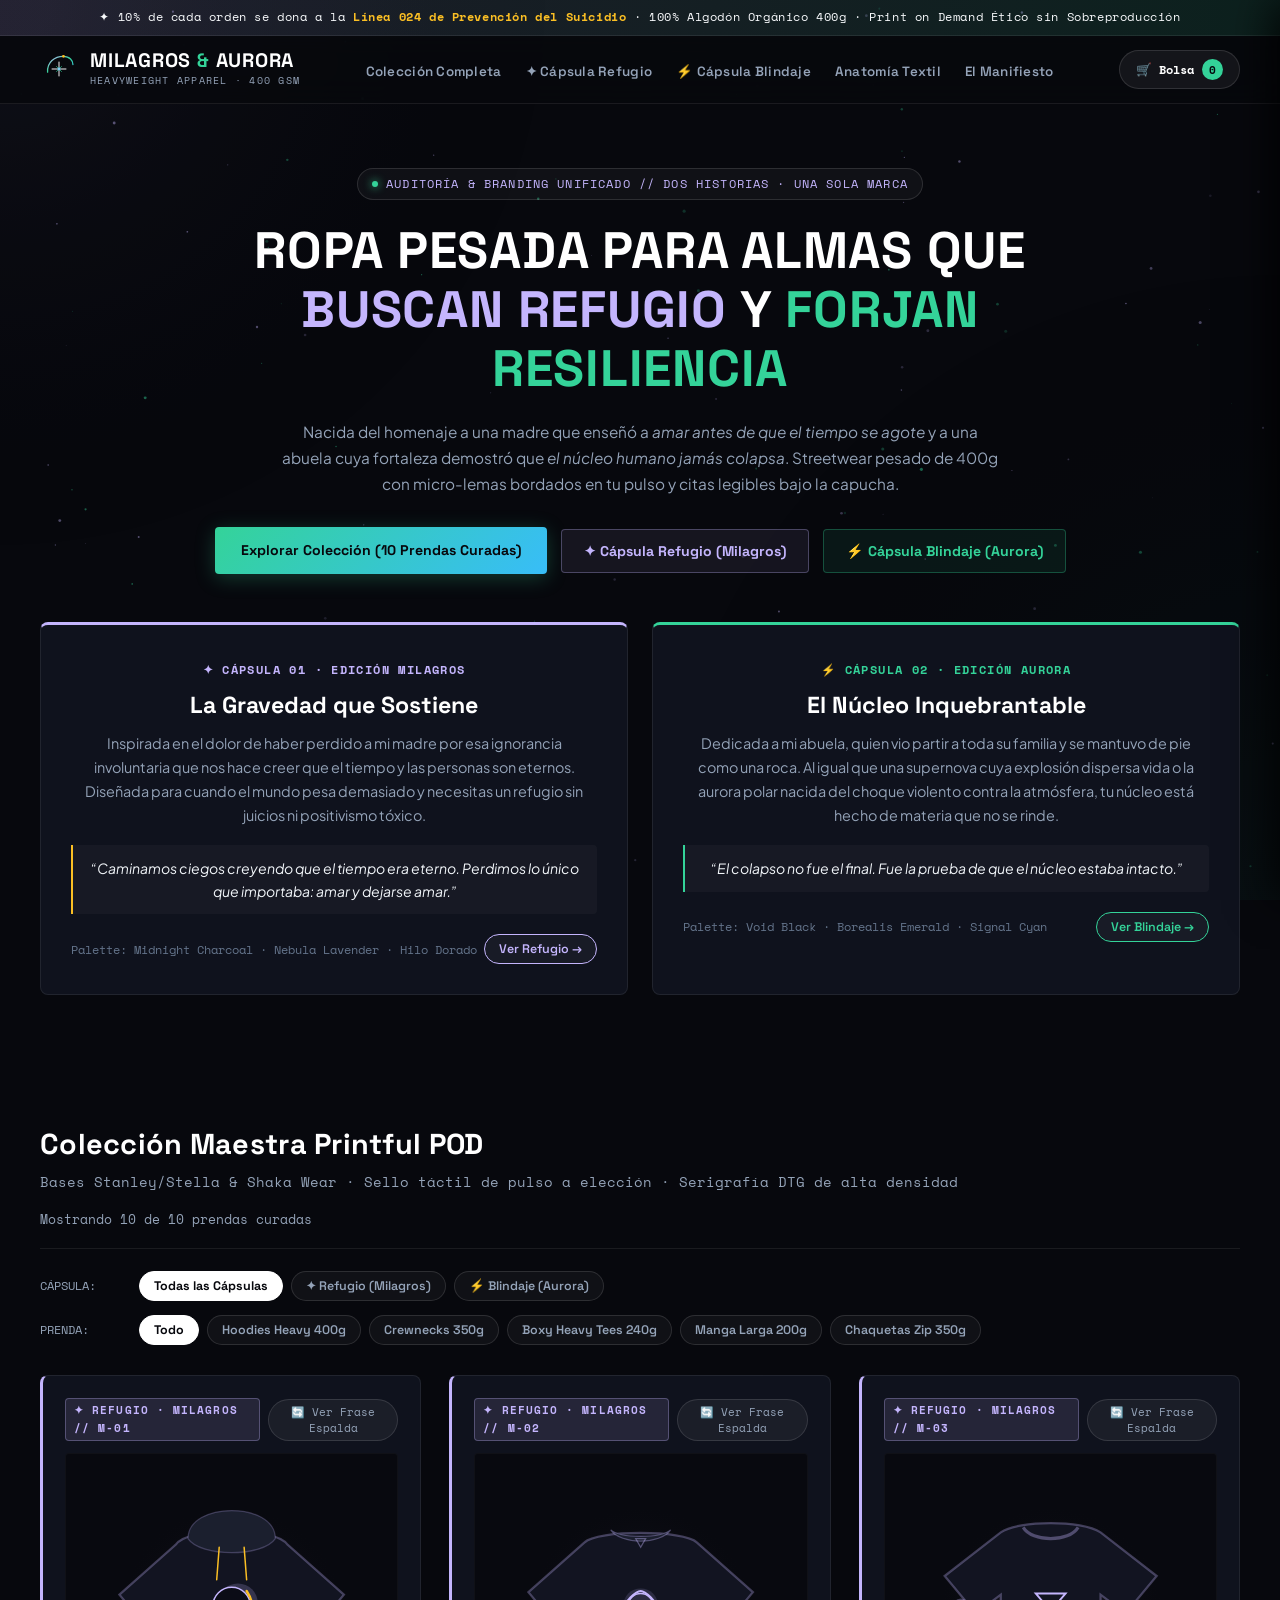
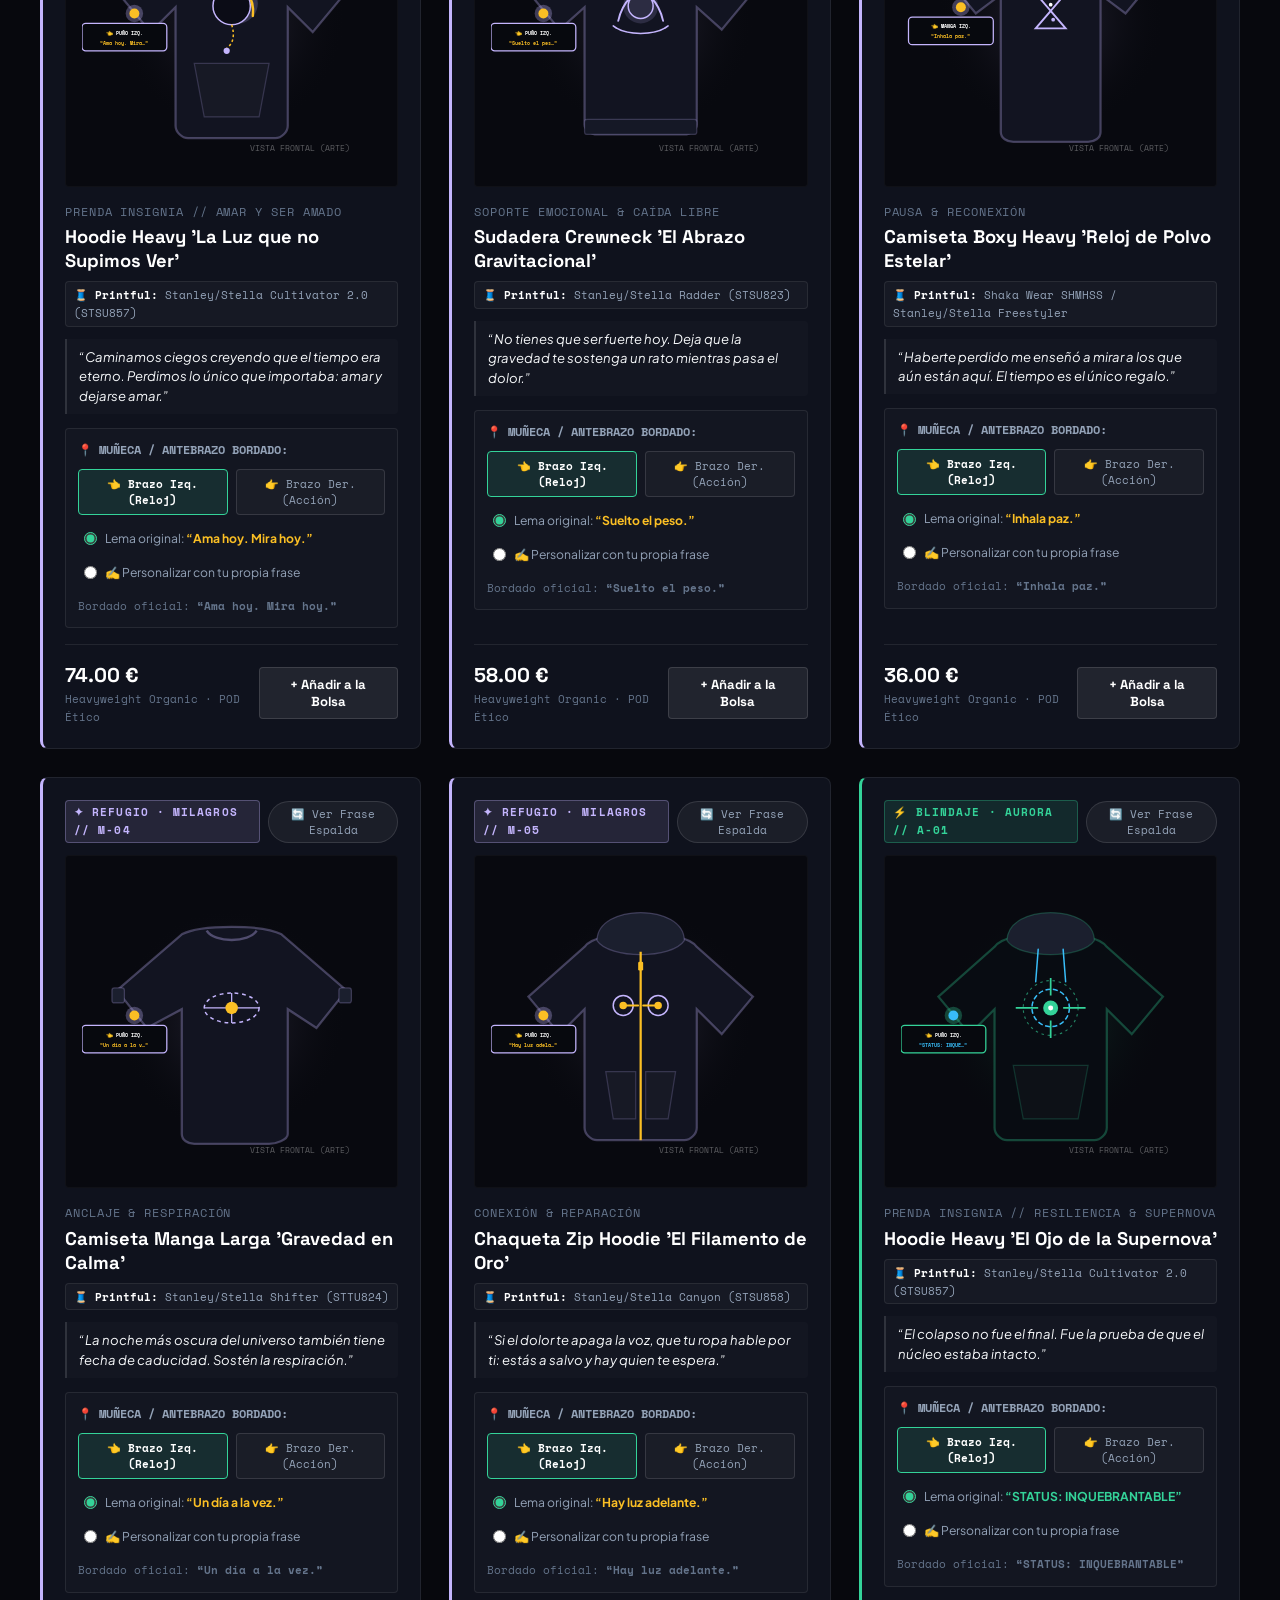
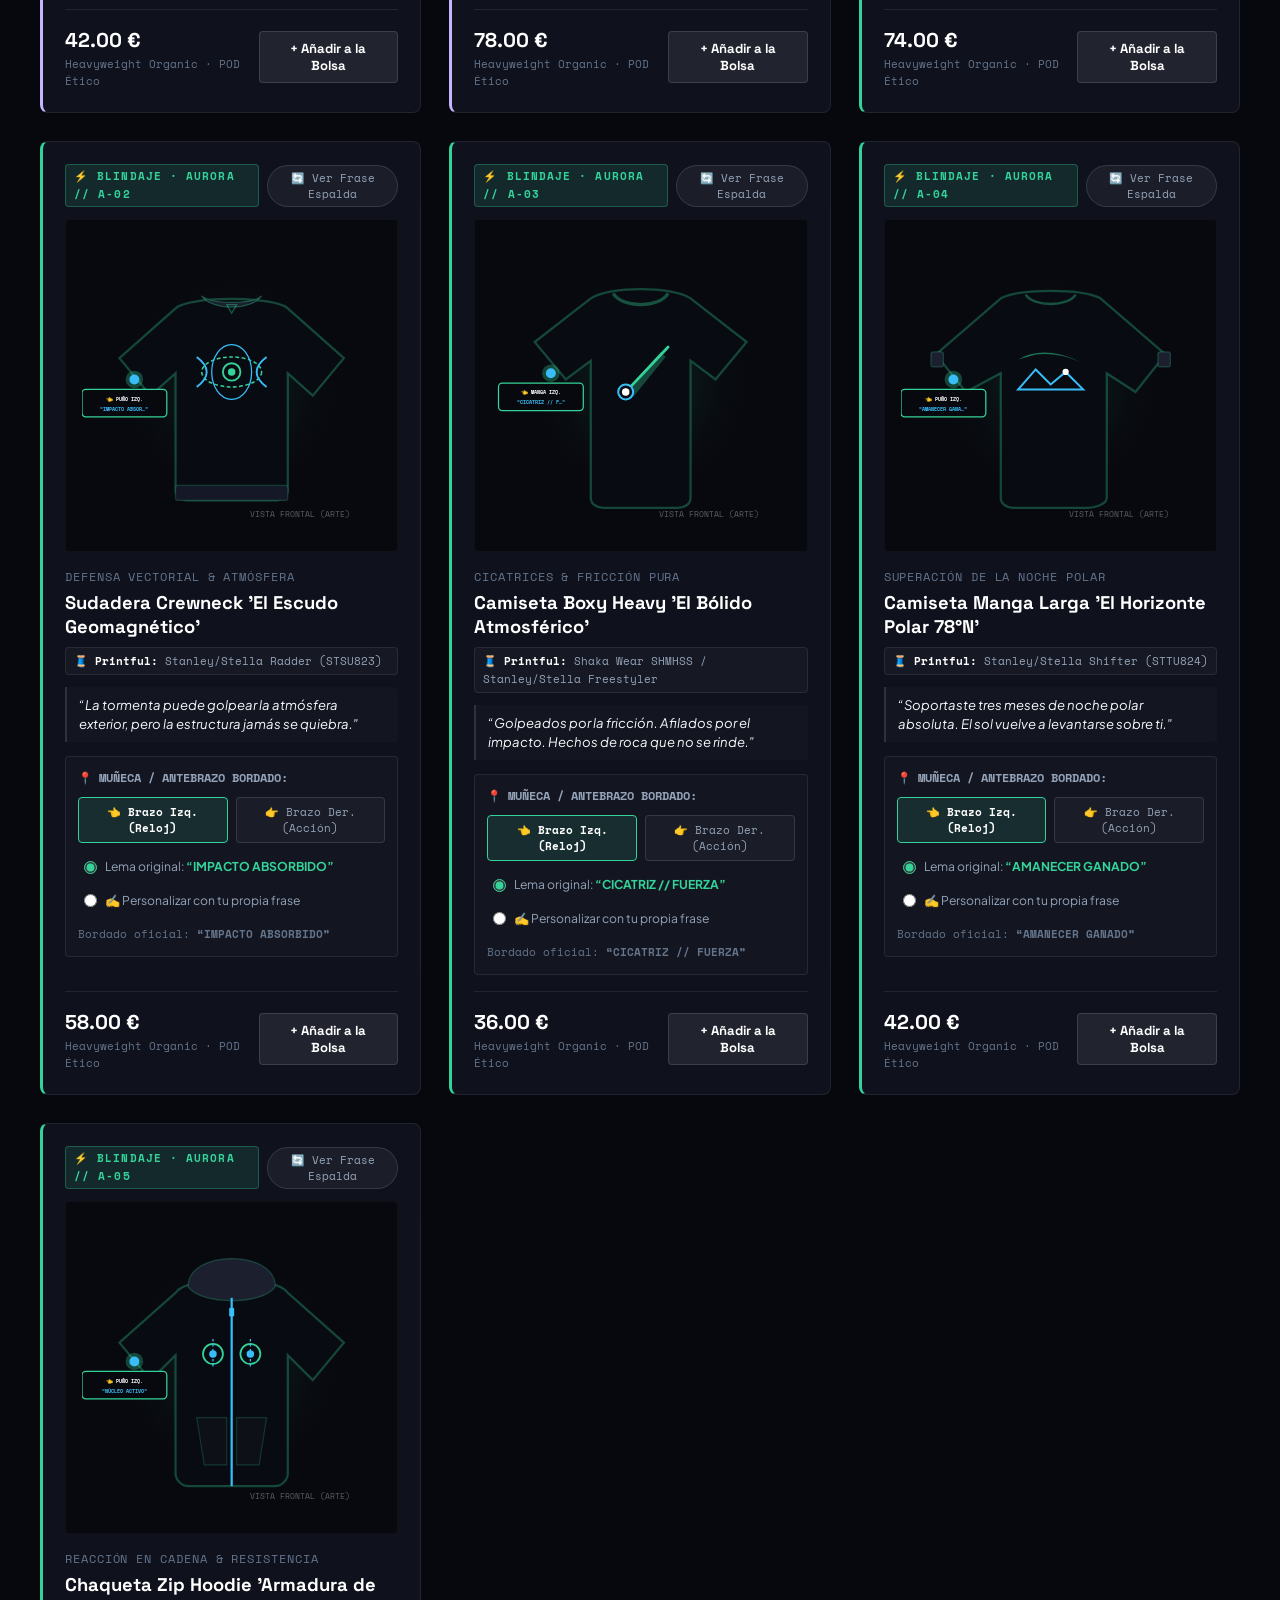
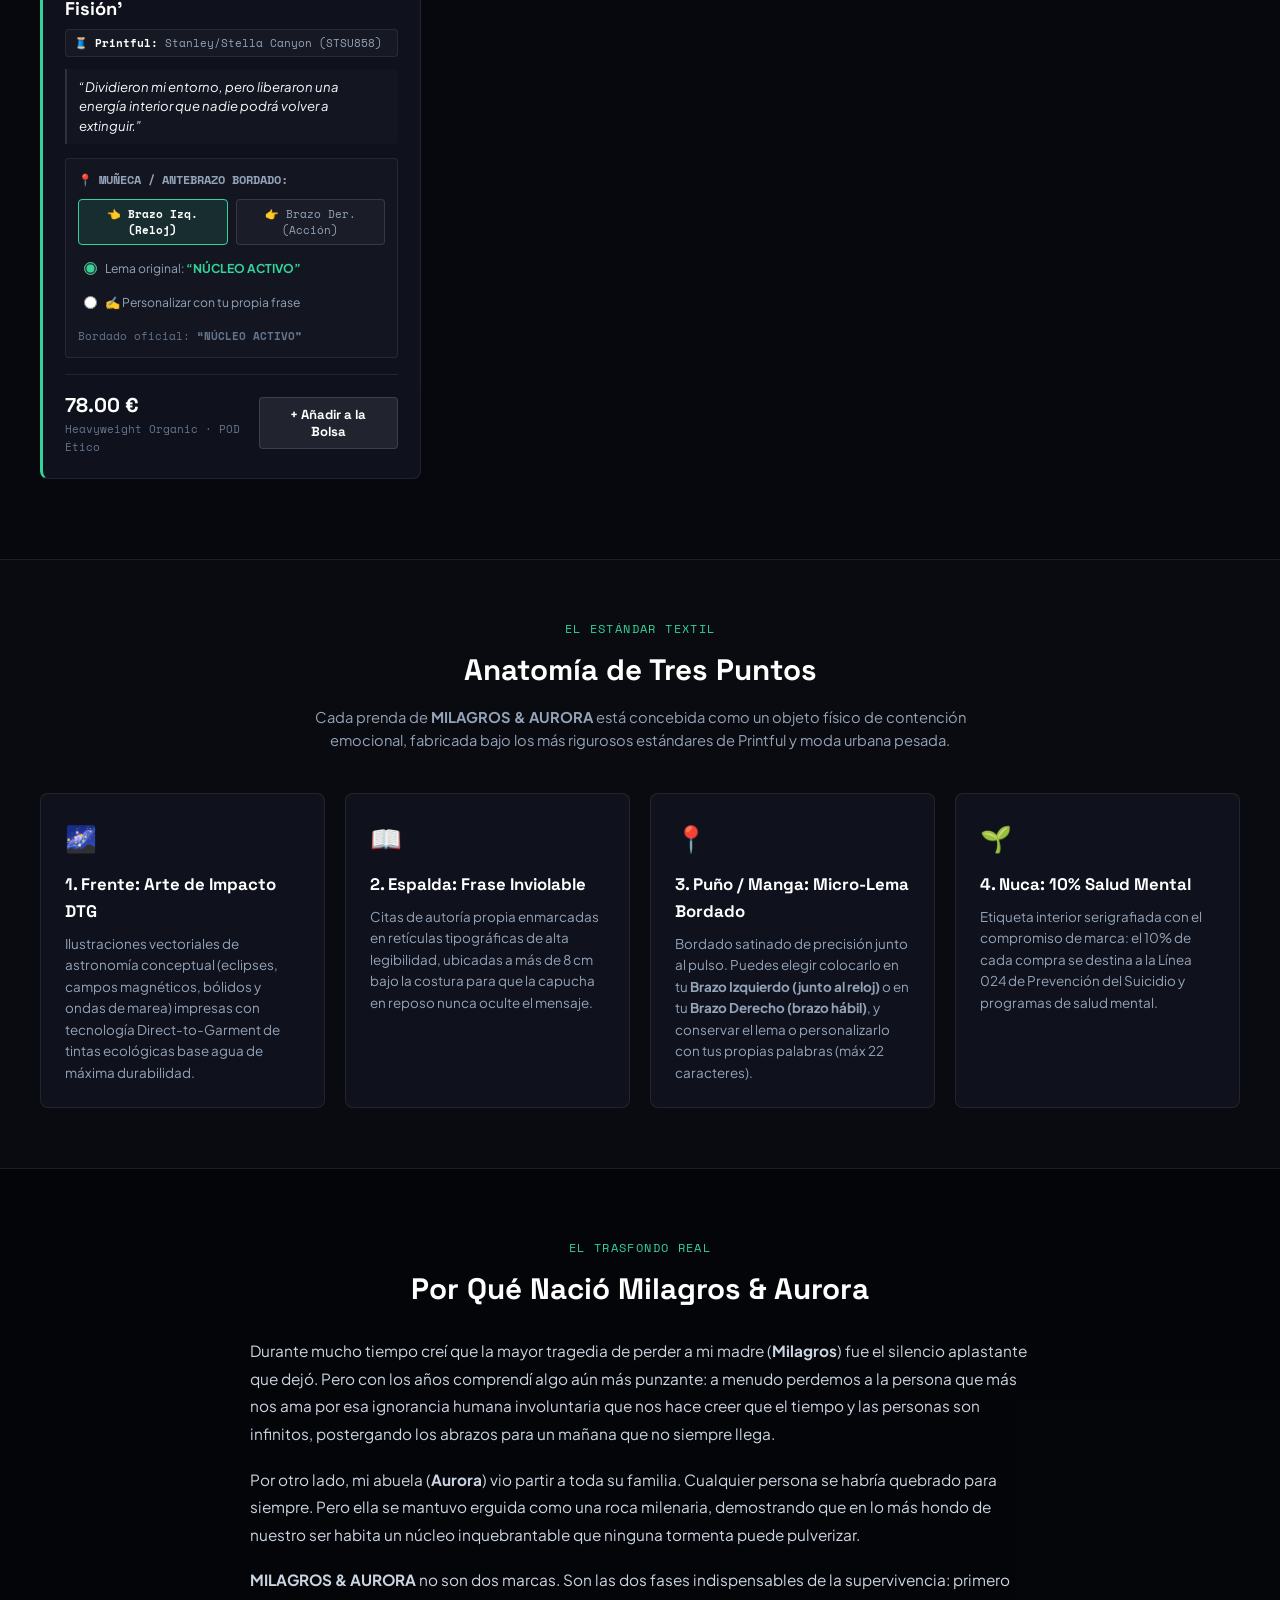
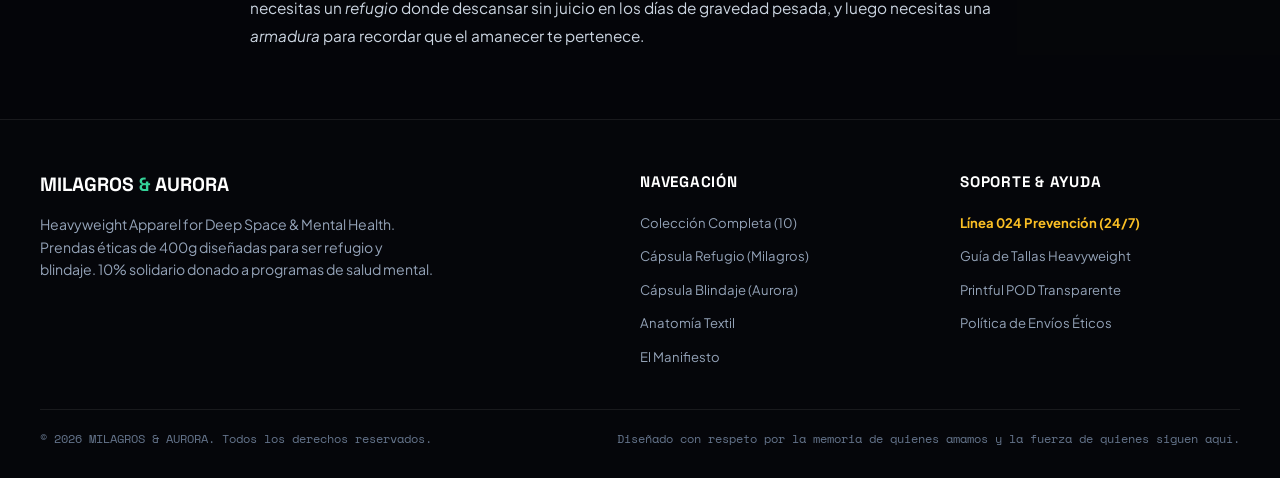
<file: milagros-aurora/index.html>
<!DOCTYPE html>
<html lang="es">
<head>
  <meta charset="UTF-8">
  <meta name="viewport" content="width=device-width, initial-scale=1.0">
  <title>MILAGROS & AURORA — Heavyweight Apparel for Deep Space & Mental Health</title>
  <meta name="description" content="Marca unificada de streetwear pesado de 400g. Dos historias reales: el refugio de una madre y la resiliencia inquebrantable de una abuela. 10% donado a salud mental.">
  
  <!-- Fonts -->
  <link rel="preconnect" href="https://fonts.googleapis.com">
  <link rel="preconnect" href="https://fonts.gstatic.com" crossorigin>
  <link href="https://fonts.googleapis.com/css2?family=Plus+Jakarta+Sans:ital,wght@0,400;0,500;0,600;0,700;1,400;1,600&family=Space+Grotesk:wght@500;600;700;800&family=Space+Mono:ital,wght@0,400;0,700;1,400&display=swap" rel="stylesheet">
  
  <!-- Styles -->
  <link rel="stylesheet" href="css/style.css">
</head>
<body>

  <!-- Cosmic Particle Canvas -->
  <canvas id="cosmos-canvas"></canvas>

  <!-- Top Announcement Bar -->
  <aside class="announcement-bar">
    ✦ 10% de cada orden se dona a la <strong>Línea 024 de Prevención del Suicidio</strong> · 100% Algodón Orgánico 400g · Print on Demand Ético sin Sobreproducción
  </aside>

  <!-- Site Navigation -->
  <header class="site-nav">
    <div class="container nav-wrapper">
      <a href="#inicio" class="brand-link">
        <svg class="brand-symbol-icon" viewBox="0 0 120 120" fill="none" xmlns="http://www.w3.org/2000/svg">
          <defs>
            <linearGradient id="nav-orbit-grad" x1="0%" y1="0%" x2="100%" y2="100%">
              <stop offset="0%" stop-color="#c4b5fd" />
              <stop offset="50%" stop-color="#34d399" />
              <stop offset="100%" stop-color="#38bdf8" />
            </linearGradient>
          </defs>
          <g transform="translate(60, 60)">
            <path d="M-36 10 C-38 -22, -14 -40, 14 -40 C34 -40, 44 -26, 44 -14" stroke="url(#nav-orbit-grad)" stroke-width="4" stroke-linecap="round" fill="none" />
            <circle cx="14" cy="-40" r="4.5" fill="#fbbf24" />
            <path d="M-22 0 L22 0" stroke="#ffffff" stroke-width="3" stroke-linecap="round" />
            <path d="M0 -22 L0 22" stroke="#ffffff" stroke-width="3" stroke-linecap="round" />
            <line x1="-9" y1="-9" x2="9" y2="9" stroke="#34d399" stroke-width="2" />
            <line x1="9" y1="-9" x2="-9" y2="9" stroke="#34d399" stroke-width="2" />
            <circle cx="0" cy="0" r="4.5" fill="#38bdf8" />
            <circle cx="0" cy="0" r="2" fill="#ffffff" />
          </g>
        </svg>
        <div class="brand-title-wrap">
          <span class="brand-name">MILAGROS <span class="amp">&amp;</span> AURORA</span>
          <span class="brand-sub">HEAVYWEIGHT APPAREL · 400 GSM</span>
        </div>
      </a>

      <nav>
        <ul class="nav-menu">
          <li><a href="#catalogo" onclick="filterCapsule('all')">Colección Completa</a></li>
          <li><a href="#catalogo" onclick="filterCapsule('refugio')">✦ Cápsula Refugio</a></li>
          <li><a href="#catalogo" onclick="filterCapsule('blindaje')">⚡ Cápsula Blindaje</a></li>
          <li><a href="#anatomia">Anatomía Textil</a></li>
          <li><a href="#historia">El Manifiesto</a></li>
        </ul>
      </nav>

      <div class="nav-actions">
        <button class="cart-toggle-btn" onclick="openCartDrawer()">
          🛒 Bolsa <span id="cart-count-badge" class="cart-badge">0</span>
        </button>
      </div>
    </div>
  </header>

  <!-- Hero Section -->
  <section class="hero-section" id="inicio">
    <div class="container">
      <div class="hero-pill">
        <span class="dot"></span>
        <span>AUDITORÍA &amp; BRANDING UNIFICADO // DOS HISTORIAS · UNA SOLA MARCA</span>
      </div>

      <h1 class="hero-title">
        Ropa Pesada para Almas que <br>
        <span class="highlight-refugio">Buscan Refugio</span> y <span class="highlight-blindaje">Forjan Resiliencia</span>
      </h1>

      <p class="hero-subtitle">
        Nacida del homenaje a una madre que enseñó a <em>amar antes de que el tiempo se agote</em> y a una abuela cuya fortaleza demostró que <em>el núcleo humano jamás colapsa</em>. Streetwear pesado de 400g con micro-lemas bordados en tu pulso y citas legibles bajo la capucha.
      </p>

      <div class="hero-actions">
        <a href="#catalogo" class="btn-primary" onclick="filterCapsule('all')">
          Explorar Colección (10 Prendas Curadas)
        </a>
        <button class="btn-ghost-refugio" onclick="filterCapsule('refugio'); document.getElementById('catalogo').scrollIntoView();">
          ✦ Cápsula Refugio (Milagros)
        </button>
        <button class="btn-ghost-blindaje" onclick="filterCapsule('blindaje'); document.getElementById('catalogo').scrollIntoView();">
          ⚡ Cápsula Blindaje (Aurora)
        </button>
      </div>

      <!-- Philosophy Dual Cards -->
      <div class="philosophy-grid">
        <!-- Capsule 01: Refugio -->
        <div class="capsule-intro-card refugio">
          <span class="card-capsule-tag">✦ CÁPSULA 01 · EDICIÓN MILAGROS</span>
          <h3 class="card-capsule-title">La Gravedad que Sostiene</h3>
          <p class="card-capsule-desc">
            Inspirada en el dolor de haber perdido a mi madre por esa ignorancia involuntaria que nos hace creer que el tiempo y las personas son eternos. Diseñada para cuando el mundo pesa demasiado y necesitas un refugio sin juicios ni positivismo tóxico.
          </p>
          <div class="card-capsule-quote">
            “Caminamos ciegos creyendo que el tiempo era eterno. Perdimos lo único que importaba: amar y dejarse amar.”
          </div>
          <div class="card-capsule-footer">
            <span>Palette: Midnight Charcoal · Nebula Lavender · Hilo Dorado</span>
            <button class="filter-pill" onclick="filterCapsule('refugio'); document.getElementById('catalogo').scrollIntoView();" style="border-color:var(--refugio-lavender); color:var(--refugio-lavender);">
              Ver Refugio →
            </button>
          </div>
        </div>

        <!-- Capsule 02: Blindaje -->
        <div class="capsule-intro-card blindaje">
          <span class="card-capsule-tag">⚡ CÁPSULA 02 · EDICIÓN AURORA</span>
          <h3 class="card-capsule-title">El Núcleo Inquebrantable</h3>
          <p class="card-capsule-desc">
            Dedicada a mi abuela, quien vio partir a toda su familia y se mantuvo de pie como una roca. Al igual que una supernova cuya explosión dispersa vida o la aurora polar nacida del choque violento contra la atmósfera, tu núcleo está hecho de materia que no se rinde.
          </p>
          <div class="card-capsule-quote">
            “El colapso no fue el final. Fue la prueba de que el núcleo estaba intacto.”
          </div>
          <div class="card-capsule-footer">
            <span>Palette: Void Black · Borealis Emerald · Signal Cyan</span>
            <button class="filter-pill" onclick="filterCapsule('blindaje'); document.getElementById('catalogo').scrollIntoView();" style="border-color:var(--blindaje-emerald); color:var(--blindaje-emerald);">
              Ver Blindaje →
            </button>
          </div>
        </div>
      </div>
    </div>
  </section>

  <!-- Catalog Section -->
  <main class="catalog-section" id="catalogo">
    <div class="container">
      <div class="catalog-header">
        <div class="catalog-header-top">
          <div>
            <h2 class="catalog-title">Colección Maestra Printful POD</h2>
            <p style="color: var(--text-muted); font-size: 0.88rem; font-family: var(--font-tech); margin-top: 4px;">
              Bases Stanley/Stella &amp; Shaka Wear · Sello táctil de pulso a elección · Serigrafía DTG de alta densidad
            </p>
          </div>
          <div class="catalog-count" id="catalog-item-count">
            Mostrando 10 de 10 prendas curadas
          </div>
        </div>

        <!-- Filter Bar -->
        <div class="filters-bar">
          <!-- Capsule Filter -->
          <div class="filter-group">
            <span class="filter-group-label">Cápsula:</span>
            <button id="capsule-filter-all" class="filter-pill pill-capsule active" onclick="filterCapsule('all')">
              Todas las Cápsulas
            </button>
            <button id="capsule-filter-refugio" class="filter-pill pill-capsule" onclick="filterCapsule('refugio')">
              ✦ Refugio (Milagros)
            </button>
            <button id="capsule-filter-blindaje" class="filter-pill pill-capsule" onclick="filterCapsule('blindaje')">
              ⚡ Blindaje (Aurora)
            </button>
          </div>

          <!-- Garment Category Filter -->
          <div class="filter-group">
            <span class="filter-group-label">Prenda:</span>
            <button id="category-filter-all" class="filter-pill pill-category active" onclick="filterCategory('all')">
              Todo
            </button>
            <button id="category-filter-hoodies" class="filter-pill pill-category" onclick="filterCategory('hoodies')">
              Hoodies Heavy 400g
            </button>
            <button id="category-filter-crewnecks" class="filter-pill pill-category" onclick="filterCategory('crewnecks')">
              Crewnecks 350g
            </button>
            <button id="category-filter-tees" class="filter-pill pill-category" onclick="filterCategory('tees')">
              Boxy Heavy Tees 240g
            </button>
            <button id="category-filter-longsleeves" class="filter-pill pill-category" onclick="filterCategory('longsleeves')">
              Manga Larga 200g
            </button>
            <button id="category-filter-ziphoodies" class="filter-pill pill-category" onclick="filterCategory('ziphoodies')">
              Chaquetas Zip 350g
            </button>
          </div>
        </div>
      </div>

      <!-- Products Grid -->
      <div class="products-grid" id="catalog-products-grid"></div>
    </div>
  </main>

  <!-- Garment Anatomy Section -->
  <section class="anatomy-section" id="anatomia">
    <div class="container">
      <div class="section-head">
        <span class="section-tag">EL ESTÁNDAR TEXTIL</span>
        <h2 class="section-title">Anatomía de Tres Puntos</h2>
        <p class="section-desc">
          Cada prenda de <strong>MILAGROS &amp; AURORA</strong> está concebida como un objeto físico de contención emocional, fabricada bajo los más rigurosos estándares de Printful y moda urbana pesada.
        </p>
      </div>

      <div class="anatomy-grid">
        <div class="anatomy-box">
          <div class="anatomy-icon">🌌</div>
          <h3 class="anatomy-title">1. Frente: Arte de Impacto DTG</h3>
          <p class="anatomy-text">
            Ilustraciones vectoriales de astronomía conceptual (eclipses, campos magnéticos, bólidos y ondas de marea) impresas con tecnología Direct-to-Garment de tintas ecológicas base agua de máxima durabilidad.
          </p>
        </div>

        <div class="anatomy-box">
          <div class="anatomy-icon">📖</div>
          <h3 class="anatomy-title">2. Espalda: Frase Inviolable</h3>
          <p class="anatomy-text">
            Citas de autoría propia enmarcadas en retículas tipográficas de alta legibilidad, ubicadas a más de 8 cm bajo la costura para que la capucha en reposo nunca oculte el mensaje.
          </p>
        </div>

        <div class="anatomy-box">
          <div class="anatomy-icon">📍</div>
          <h3 class="anatomy-title">3. Puño / Manga: Micro-Lema Bordado</h3>
          <p class="anatomy-text">
            Bordado satinado de precisión junto al pulso. Puedes elegir colocarlo en tu <strong>Brazo Izquierdo (junto al reloj)</strong> o en tu <strong>Brazo Derecho (brazo hábil)</strong>, y conservar el lema o personalizarlo con tus propias palabras (máx 22 caracteres).
          </p>
        </div>

        <div class="anatomy-box">
          <div class="anatomy-icon">🌱</div>
          <h3 class="anatomy-title">4. Nuca: 10% Salud Mental</h3>
          <p class="anatomy-text">
            Etiqueta interior serigrafiada con el compromiso de marca: el 10% de cada compra se destina a la Línea 024 de Prevención del Suicidio y programas de salud mental.
          </p>
        </div>
      </div>
    </div>
  </section>

  <!-- Story & Manifesto Section -->
  <section class="hero-section" id="historia" style="padding: 70px 0; background: rgba(0,0,0,0.3);">
    <div class="container" style="max-width: 820px; text-align: left;">
      <span class="section-tag" style="text-align: center;">EL TRASFONDO REAL</span>
      <h2 class="section-title" style="text-align: center; margin-bottom: 24px;">
        Por Qué Nació Milagros &amp; Aurora
      </h2>

      <div style="font-size: 0.96rem; color: #cbd5e1; line-height: 1.8; display: flex; flex-direction: column; gap: 18px;">
        <p>
          Durante mucho tiempo creí que la mayor tragedia de perder a mi madre (<strong>Milagros</strong>) fue el silencio aplastante que dejó. Pero con los años comprendí algo aún más punzante: a menudo perdemos a la persona que más nos ama por esa ignorancia humana involuntaria que nos hace creer que el tiempo y las personas son infinitos, postergando los abrazos para un mañana que no siempre llega.
        </p>
        <p>
          Por otro lado, mi abuela (<strong>Aurora</strong>) vio partir a toda su familia. Cualquier persona se habría quebrado para siempre. Pero ella se mantuvo erguida como una roca milenaria, demostrando que en lo más hondo de nuestro ser habita un núcleo inquebrantable que ninguna tormenta puede pulverizar.
        </p>
        <p>
          <strong>MILAGROS &amp; AURORA</strong> no son dos marcas. Son las dos fases indispensables de la supervivencia: primero necesitas un <em>refugio</em> donde descansar sin juicio en los días de gravedad pesada, y luego necesitas una <em>armadura</em> para recordar que el amanecer te pertenece.
        </p>
      </div>
    </div>
  </section>

  <!-- Cart Drawer -->
  <div id="cart-drawer-overlay" class="cart-drawer-overlay" onclick="closeCartDrawer()"></div>
  <aside id="cart-drawer" class="cart-drawer">
    <div class="cart-header">
      <h3 class="cart-title">Bolsa Táctica Unificada</h3>
      <button class="cart-close-btn" onclick="closeCartDrawer()">✕</button>
    </div>

    <div class="cart-items-body" id="cart-items-container"></div>

    <div class="cart-footer">
      <div class="cart-subtotal-row">
        <span>Subtotal:</span>
        <span id="cart-subtotal-display">0.00 €</span>
      </div>
      <div class="cart-donation-row">
        <span>Aporte Línea 024 (10%):</span>
        <span id="cart-donation-display">0.00 €</span>
      </div>
      <button class="btn-primary" style="width: 100%; justify-content: center;" onclick="openCheckoutModal()">
        Proceder al Pago / Simular Printful
      </button>
    </div>
  </aside>

  <!-- Checkout Modal -->
  <div id="checkout-modal" class="modal-backdrop">
    <div class="modal-dialog">
      <button class="modal-close-btn" onclick="closeCheckoutModal()">✕</button>
      <h3 style="font-family: var(--font-display); font-size: 1.4rem; font-weight: 800; color: #fff; margin-bottom: 6px;">
        Finalizar Orden · Integración Printful Directa
      </h3>
      <p style="color: var(--text-muted); font-size: 0.85rem; margin-bottom: 20px;">
        Esta plataforma no utiliza intermediarios innecesarios. El pedido se despacha directamente a la API de Printful.
      </p>

      <form onsubmit="processUnifiedOrder(event)">
        <div style="display: grid; grid-template-columns: 1fr 1fr; gap: 14px;">
          <div class="form-group">
            <label class="form-label">Nombre Completo</label>
            <input type="text" id="cust-name" class="form-control" placeholder="Ej. Alex Vega" required value="Alex Vega">
          </div>
          <div class="form-group">
            <label class="form-label">Correo Electrónico</label>
            <input type="email" id="cust-email" class="form-control" placeholder="alex@ejemplo.com" required value="alex@ejemplo.com">
          </div>
        </div>

        <div class="form-group">
          <label class="form-label">Dirección de Entrega</label>
          <input type="text" id="cust-address" class="form-control" placeholder="Calle, número, piso" required value="Gran Vía 42, 3ºB">
        </div>

        <div style="display: grid; grid-template-columns: 1fr 1fr; gap: 14px;">
          <div class="form-group">
            <label class="form-label">Ciudad / Localidad</label>
            <input type="text" id="cust-city" class="form-control" placeholder="Madrid" required value="Madrid">
          </div>
          <div class="form-group">
            <label class="form-label">País (Código ISO)</label>
            <input type="text" id="cust-country" class="form-control" placeholder="ES" required value="ES">
          </div>
        </div>

        <div style="background: rgba(255, 255, 255, 0.03); border: 1px solid var(--border-subtle); padding: 14px; border-radius: 6px; margin: 18px 0;">
          <div style="display: flex; justify-content: space-between; font-weight: 700; margin-bottom: 4px;">
            <span>Total a facturar:</span>
            <span id="checkout-total-val" style="color: #fff; font-size: 1.1rem;">0.00 €</span>
          </div>
          <div style="display: flex; justify-content: space-between; font-size: 0.76rem; color: var(--refugio-lavender); font-family: var(--font-tech);">
            <span>Donación directa Línea 024:</span>
            <span id="checkout-donation-val">0.00 €</span>
          </div>
        </div>

        <button type="submit" class="btn-primary" style="width: 100%; justify-content: center; padding: 14px;">
          Confirmar y Despachar a la API de Printful
        </button>
      </form>
    </div>
  </div>

  <!-- Order Success Modal (Printful Webhook Payload Display) -->
  <div id="order-success-modal" class="modal-backdrop">
    <div class="modal-dialog">
      <button class="modal-close-btn" onclick="closeOrderSuccessModal()">✕</button>
      <div id="order-sim-content"></div>
      <div style="text-align: right; margin-top: 18px;">
        <button class="btn-primary" onclick="closeOrderSuccessModal()">
          Entendido · Seguir Explorando
        </button>
      </div>
    </div>
  </div>

  <!-- Product Quickview Modal -->
  <div id="product-quickview-modal" class="modal-backdrop">
    <div class="modal-dialog">
      <button class="modal-close-btn" onclick="closeProductModal()">✕</button>
      <div id="quickview-body"></div>
    </div>
  </div>

  <!-- Footer -->
  <footer class="site-footer">
    <div class="container">
      <div class="footer-top">
        <div class="footer-brand">
          <div style="display: flex; align-items: center; gap: 10px;">
            <span style="font-family: var(--font-display); font-size: 1.2rem; font-weight: 800; color: #fff;">
              MILAGROS <span style="color: var(--blindaje-emerald);">&amp;</span> AURORA
            </span>
          </div>
          <p>
            Heavyweight Apparel for Deep Space &amp; Mental Health. Prendas éticas de 400g diseñadas para ser refugio y blindaje. 10% solidario donado a programas de salud mental.
          </p>
        </div>

        <div class="footer-col">
          <h4>Navegación</h4>
          <ul>
            <li><a href="#catalogo" onclick="filterCapsule('all')">Colección Completa (10)</a></li>
            <li><a href="#catalogo" onclick="filterCapsule('refugio')">Cápsula Refugio (Milagros)</a></li>
            <li><a href="#catalogo" onclick="filterCapsule('blindaje')">Cápsula Blindaje (Aurora)</a></li>
            <li><a href="#anatomia">Anatomía Textil</a></li>
            <li><a href="#historia">El Manifiesto</a></li>
          </ul>
        </div>

        <div class="footer-col">
          <h4>Soporte &amp; Ayuda</h4>
          <ul>
            <li><a href="tel:024" style="color: var(--refugio-gold); font-weight: 700;">Línea 024 Prevención (24/7)</a></li>
            <li><a href="#">Guía de Tallas Heavyweight</a></li>
            <li><a href="#">Printful POD Transparente</a></li>
            <li><a href="#">Política de Envíos Éticos</a></li>
          </ul>
        </div>
      </div>

      <div class="footer-bottom">
        <div>
          © 2026 MILAGROS &amp; AURORA. Todos los derechos reservados.
        </div>
        <div>
          Diseñado con respeto por la memoria de quienes amamos y la fuerza de quienes siguen aquí.
        </div>
      </div>
    </div>
  </footer>

  <!-- Application Script -->
  <script src="js/app.js"></script>
</body>
</html>
</file>
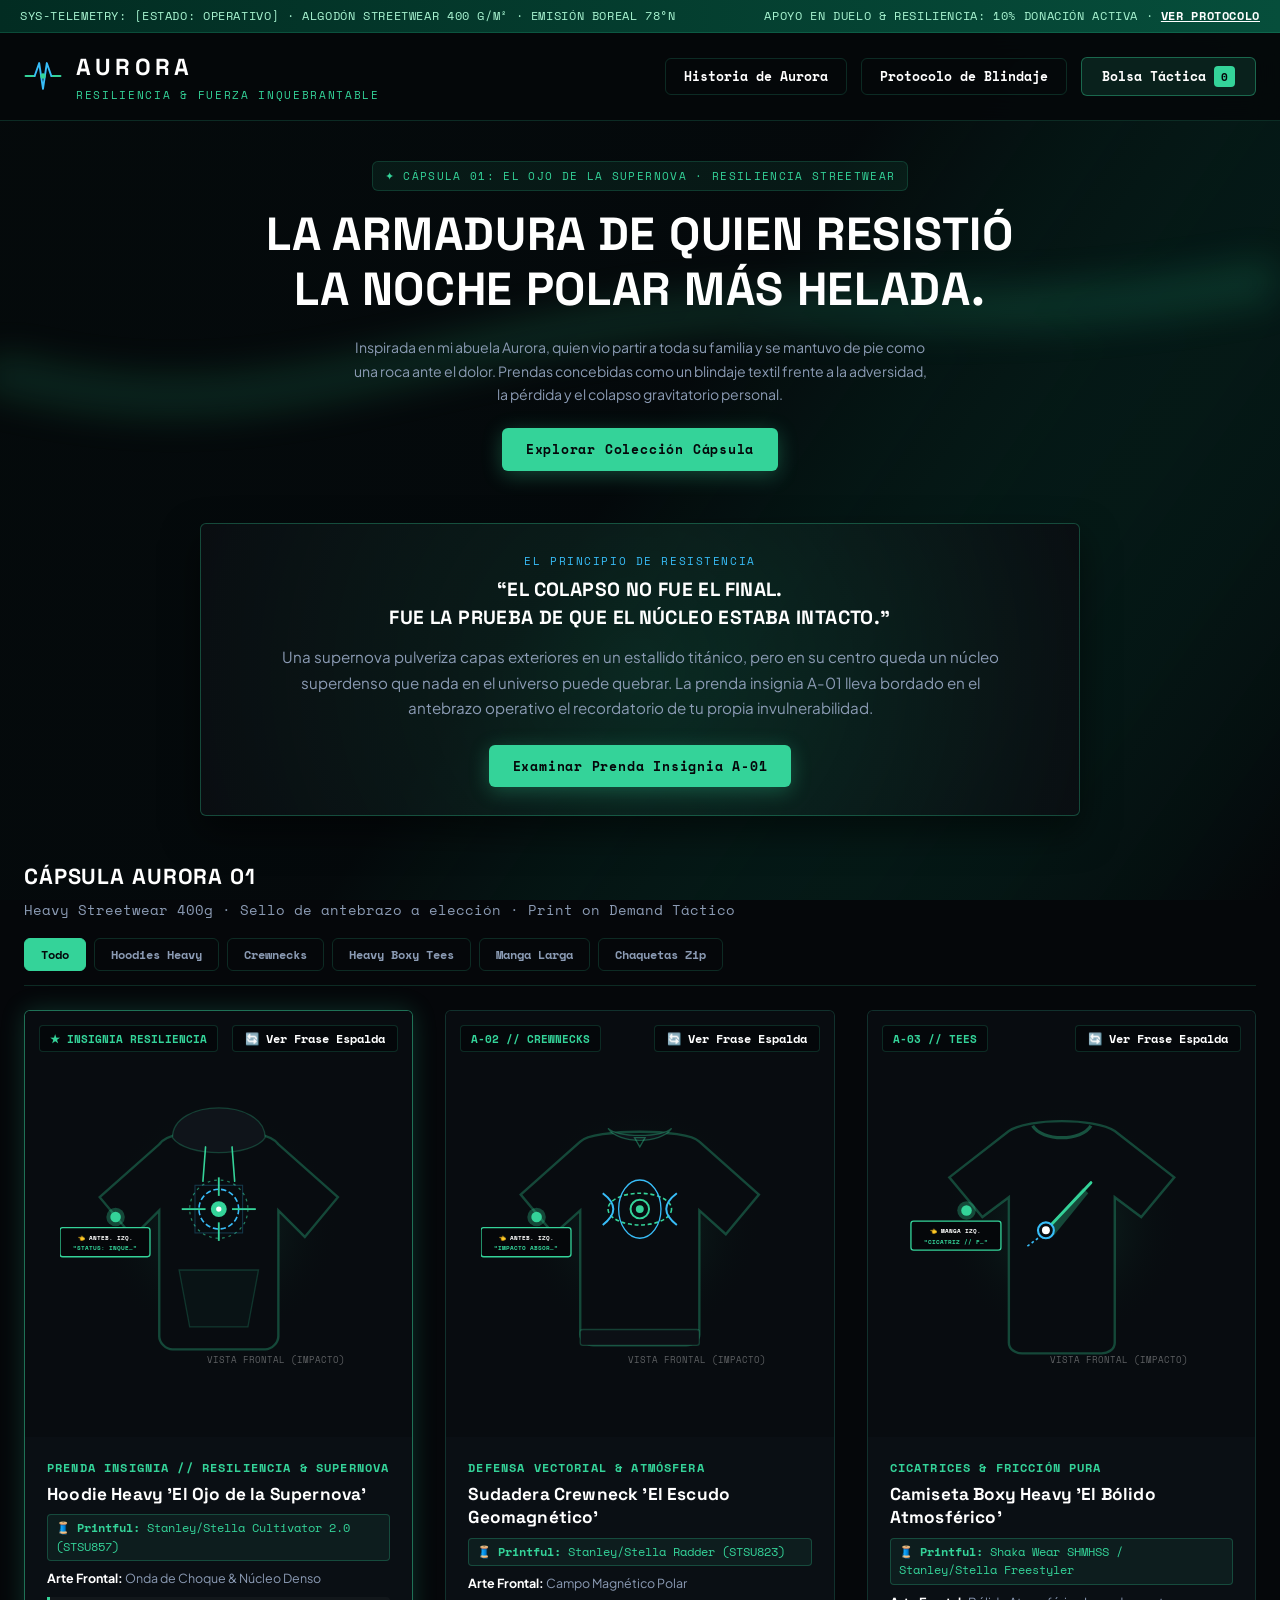
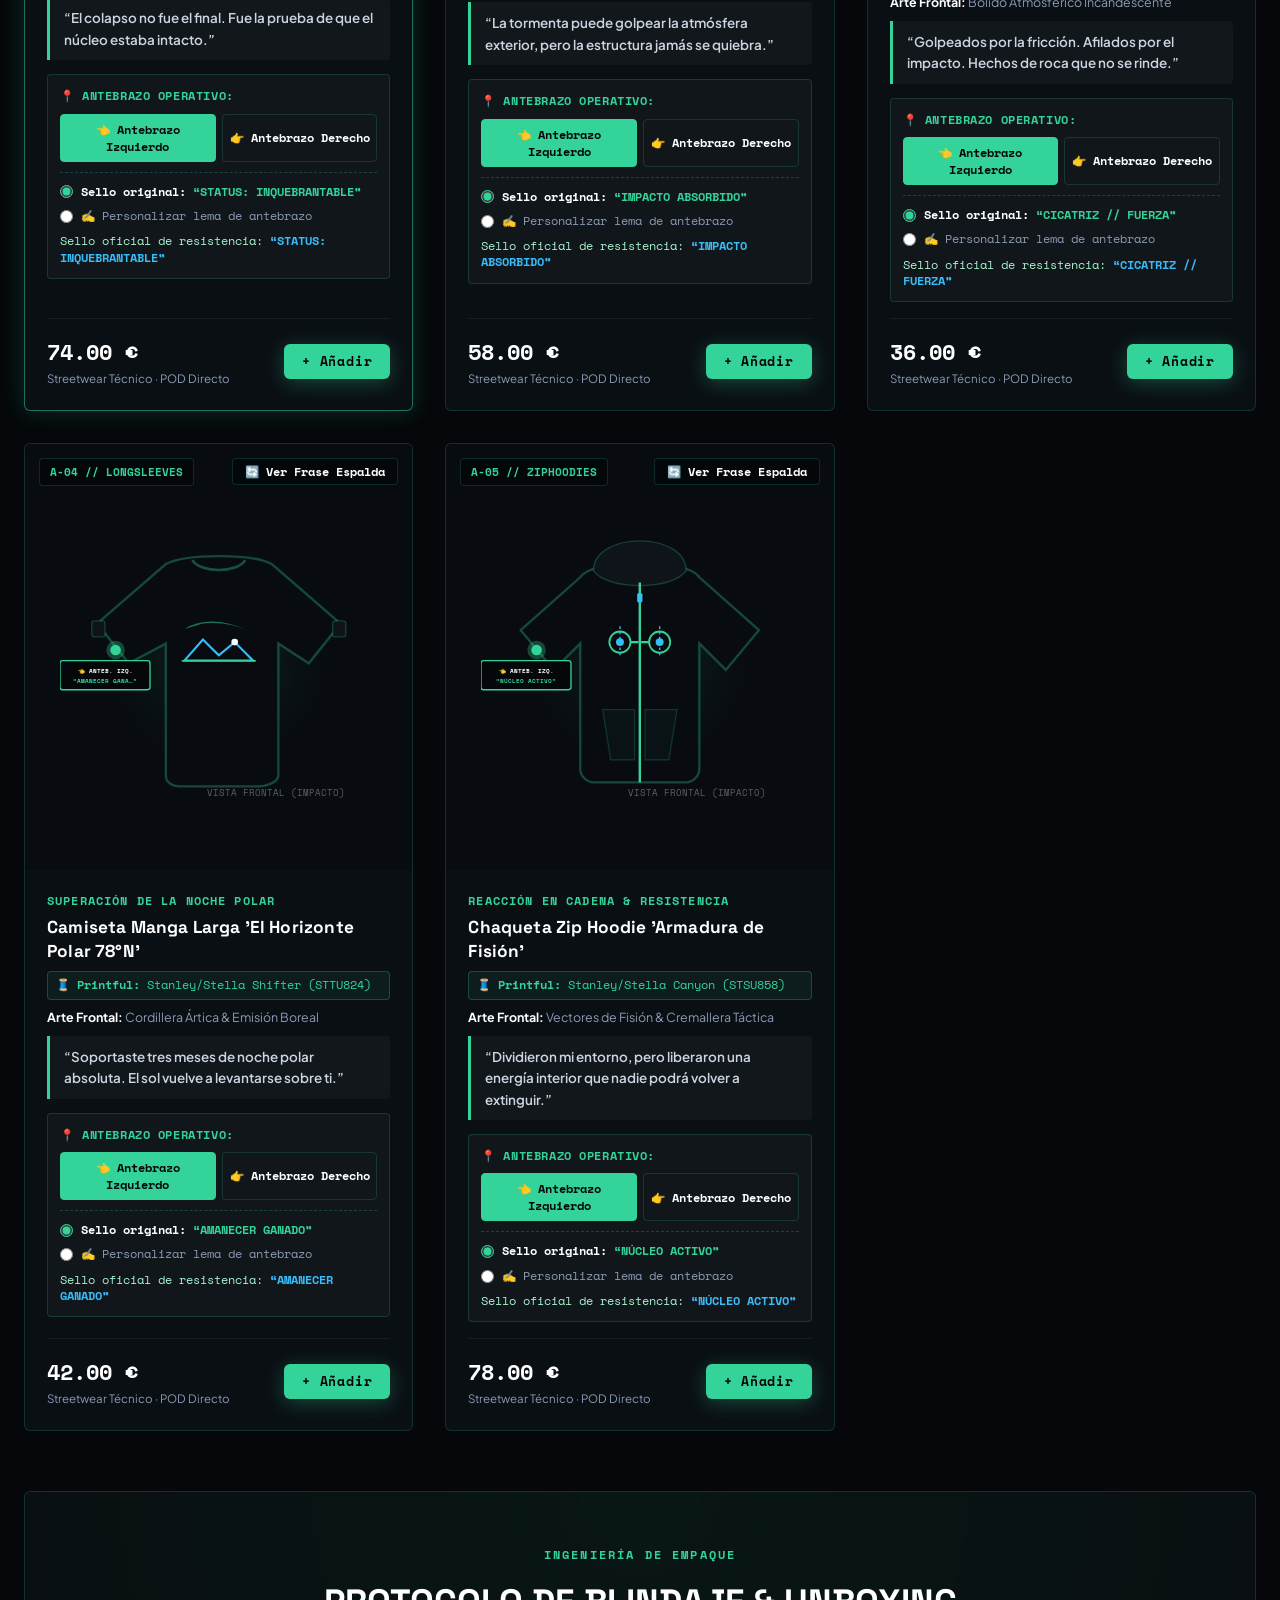
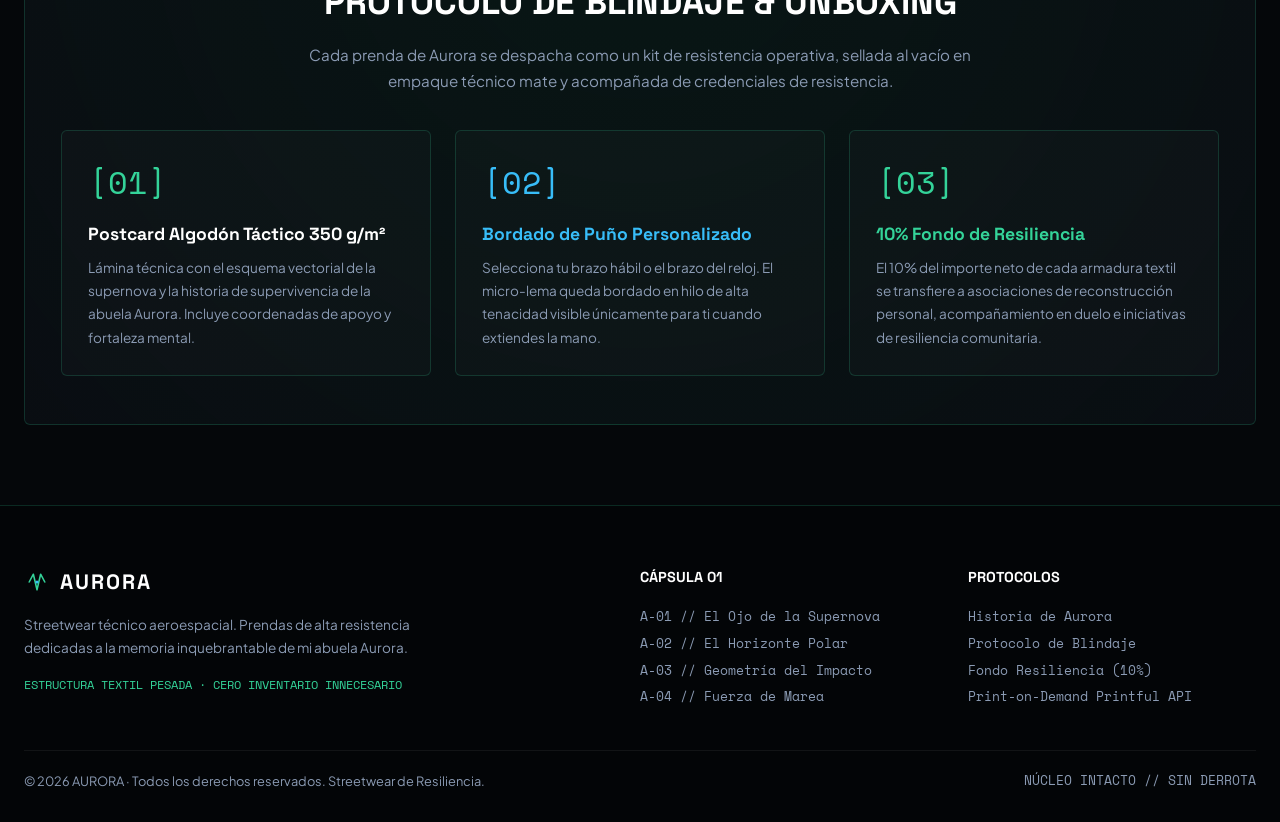
<file: milagros-aurora/aurora/index.html>
<!DOCTYPE html>
<html lang="es">
<head>
  <meta charset="UTF-8">
  <meta name="viewport" content="width=device-width, initial-scale=1.0">
  <title>Aurora — Streetwear Aeroespacial & Resiliencia Inquebrantable</title>
  <link rel="preconnect" href="https://fonts.googleapis.com">
  <link rel="preconnect" href="https://fonts.gstatic.com" crossorigin>
  <link href="https://fonts.googleapis.com/css2?family=Plus+Jakarta+Sans:wght@300;400;500;600;700;800&family=Space+Grotesk:wght@500;600;700&family=Space+Mono:ital,wght@0,400;0,700;1,400&display=swap" rel="stylesheet">
  <link rel="stylesheet" href="css/aurora.css">
</head>
<body>

  <!-- Aurora Borealis Animated Canvas -->
  <canvas id="aurora-canvas"></canvas>

  <!-- Technical Telemetry Bar -->
  <div class="telemetry-bar">
    <span>SYS-TELEMETRY: [ESTADO: OPERATIVO] · ALGODÓN STREETWEAR 400 G/M² · EMISIÓN BOREAL 78°N</span>
    <span>APOYO EN DUELO & RESILIENCIA: 10% DONACIÓN ACTIVA · <a onclick="openModal('protocol-modal')">VER PROTOCOLO</a></span>
  </div>

  <!-- Header & Navigation -->
  <header>
    <div class="nav-container">
      <div class="brand-wrapper" onclick="openModal('manifesto-modal')">
        <div class="brand-logomark">
          <svg width="38" height="38" viewBox="0 0 50 50" fill="none">
            <!-- Pulse Horizon lines -->
            <line x1="2" y1="25" x2="14" y2="25" stroke="#34d399" stroke-width="2.5" stroke-linecap="round"/>
            <line x1="36" y1="25" x2="48" y2="25" stroke="#34d399" stroke-width="2.5" stroke-linecap="round"/>
            <!-- Supernova pulse wave -->
            <polyline points="14,25 20,8 25,42 30,8 36,25" stroke="#38bdf8" stroke-width="2.5" stroke-linecap="round" stroke-linejoin="round" fill="none"/>
            <!-- Central Luminous Core -->
            <circle cx="25" cy="25" r="3.5" fill="#34d399"/>
          </svg>
        </div>
        <div>
          <span class="brand-name">AURORA</span>
          <span class="brand-tagline">Resiliencia &amp; Fuerza Inquebrantable</span>
        </div>
      </div>

      <div class="nav-controls">
        <button class="btn-tech-ghost" onclick="openModal('manifesto-modal')">
          Historia de Aurora
        </button>
        <button class="btn-tech-ghost" onclick="openModal('packaging-modal')">
          Protocolo de Blindaje
        </button>
        <button class="btn-cart" onclick="toggleCart()">
          <span>Bolsa Táctica</span>
          <span class="cart-count" id="cart-badge">0</span>
        </button>
      </div>
    </div>
  </header>

  <!-- Hero Section -->
  <section class="hero">
    <div class="hero-pill">
      <span>✦ CÁPSULA 01: EL OJO DE LA SUPERNOVA · RESILIENCIA STREETWEAR</span>
    </div>
    <h1 class="hero-title">
      La armadura de quien resistió la noche polar más helada.
    </h1>
    <p class="hero-subtitle">
      Inspirada en mi abuela Aurora, quien vio partir a toda su familia y se mantuvo de pie como una roca ante el dolor. Prendas concebidas como un blindaje textil frente a la adversidad, la pérdida y el colapso gravitatorio personal.
    </p>
    <div>
      <a href="#catalogo" class="btn-tech-primary">Explorar Colección Cápsula</a>
    </div>
  </section>

  <!-- Resilience Anchor Callout -->
  <div class="resilience-callout">
    <span class="resilience-tag">EL PRINCIPIO DE RESISTENCIA</span>
    <h2 class="resilience-quote">
      “El colapso no fue el final.<br>Fue la prueba de que el núcleo estaba intacto.”
    </h2>
    <p style="color: var(--aurora-muted); max-width: 720px; margin: 0 auto 24px; font-size: 0.95rem; line-height: 1.7;">
      Una supernova pulveriza capas exteriores en un estallido titánico, pero en su centro queda un núcleo superdenso que nada en el universo puede quebrar. La prenda insignia A-01 lleva bordado en el antebrazo operativo el recordatorio de tu propia invulnerabilidad.
    </p>
    <button class="btn-tech-primary" onclick="openAuroraModal('A-01')">
      Examinar Prenda Insignia A-01
    </button>
  </div>

  <!-- Catalog Section -->
  <main class="catalog-section" id="catalogo">
    <div class="catalog-header">
      <div>
        <h2 class="catalog-title">Cápsula Aurora 01</h2>
        <p style="color: var(--aurora-muted); font-size: 0.88rem; font-family: var(--font-tech); margin-top: 4px;">
          Heavy Streetwear 400g · Sello de antebrazo a elección · Print on Demand Táctico
        </p>
      </div>
      <div class="category-filter">
        <button id="filter-all" class="filter-btn active" onclick="filterAurora('all')">Todo</button>
        <button id="filter-hoodies" class="filter-btn" onclick="filterAurora('hoodies')">Hoodies Heavy</button>
        <button id="filter-crewnecks" class="filter-btn" onclick="filterAurora('crewnecks')">Crewnecks</button>
        <button id="filter-tees" class="filter-btn" onclick="filterAurora('tees')">Heavy Boxy Tees</button>
        <button id="filter-longsleeves" class="filter-btn" onclick="filterAurora('longsleeves')">Manga Larga</button>
        <button id="filter-ziphoodies" class="filter-btn" onclick="filterAurora('ziphoodies')">Chaquetas Zip</button>
      </div>
    </div>

    <!-- Products Grid -->
    <div class="products-grid" id="aurora-products"></div>
  </main>

  <!-- Technical Packaging / Unboxing Ritual Section -->
  <section style="max-width: 1280px; margin: 40px auto 80px; padding: 0 24px; position: relative; z-index: 10;">
    <div style="background: radial-gradient(circle at 50% 0%, rgba(52, 211, 153, 0.08) 0%, rgba(10, 14, 19, 0.95) 100%); border: 1px solid var(--aurora-border); border-radius: 6px; padding: 48px 36px;">
      <div style="text-align: center; max-width: 700px; margin: 0 auto 36px;">
        <span style="font-size: 0.75rem; text-transform: uppercase; letter-spacing: 0.18em; color: var(--aurora-green); font-family: var(--font-tech); font-weight: 700;">
          INGENIERÍA DE EMPAQUE
        </span>
        <h2 style="font-family: var(--font-brutal); font-size: 2.2rem; font-weight: 900; margin: 8px 0 12px; color: #fff; text-transform: uppercase;">
          Protocolo de Blindaje &amp; Unboxing
        </h2>
        <p style="color: var(--aurora-muted); font-size: 0.95rem; line-height: 1.7;">
          Cada prenda de Aurora se despacha como un kit de resistencia operativa, sellada al vacío en empaque técnico mate y acompañada de credenciales de resistencia.
        </p>
      </div>

      <div style="display: grid; grid-template-columns: repeat(auto-fit, minmax(280px, 1fr)); gap: 24px;">
        <div style="background: rgba(255,255,255,0.02); border: 1px solid var(--aurora-border); border-radius: 6px; padding: 26px;">
          <div style="font-size: 2rem; margin-bottom: 12px; font-family: var(--font-tech); color: var(--aurora-green);">[01]</div>
          <h3 style="font-size: 1.1rem; font-weight: 800; margin-bottom: 8px; color: #fff; font-family: var(--font-brutal);">Postcard Algodón Táctico 350 g/m²</h3>
          <p style="font-size: 0.85rem; color: var(--aurora-muted); line-height: 1.7;">
            Lámina técnica con el esquema vectorial de la supernova y la historia de supervivencia de la abuela Aurora. Incluye coordenadas de apoyo y fortaleza mental.
          </p>
        </div>

        <div style="background: rgba(255,255,255,0.02); border: 1px solid var(--aurora-border); border-radius: 6px; padding: 26px;">
          <div style="font-size: 2rem; margin-bottom: 12px; font-family: var(--font-tech); color: var(--aurora-cyan);">[02]</div>
          <h3 style="font-size: 1.1rem; font-weight: 800; margin-bottom: 8px; color: var(--aurora-cyan); font-family: var(--font-brutal);">Bordado de Puño Personalizado</h3>
          <p style="font-size: 0.85rem; color: var(--aurora-muted); line-height: 1.7;">
            Selecciona tu brazo hábil o el brazo del reloj. El micro-lema queda bordado en hilo de alta tenacidad visible únicamente para ti cuando extiendes la mano.
          </p>
        </div>

        <div style="background: rgba(255,255,255,0.02); border: 1px solid var(--aurora-border); border-radius: 6px; padding: 26px;">
          <div style="font-size: 2rem; margin-bottom: 12px; font-family: var(--font-tech); color: var(--aurora-green);">[03]</div>
          <h3 style="font-size: 1.1rem; font-weight: 800; margin-bottom: 8px; color: var(--aurora-green); font-family: var(--font-brutal);">10% Fondo de Resiliencia</h3>
          <p style="font-size: 0.85rem; color: var(--aurora-muted); line-height: 1.7;">
            El 10% del importe neto de cada armadura textil se transfiere a asociaciones de reconstrucción personal, acompañamiento en duelo e iniciativas de resiliencia comunitaria.
          </p>
        </div>
      </div>
    </div>
  </section>

  <!-- Cart Drawer -->
  <div class="cart-drawer" id="cart-drawer">
    <div class="cart-header">
      <h3 style="font-family: var(--font-brutal); font-size: 1.2rem; font-weight: 900; text-transform: uppercase;">Bolsa Táctica</h3>
      <button onclick="closeCart()" style="background:none; border:none; color:#fff; font-size:1.2rem; cursor:pointer;">✕</button>
    </div>
    <div class="cart-items" id="cart-items"></div>
    <div class="cart-footer">
      <div style="font-size:0.78rem; color:var(--aurora-muted); margin-bottom:12px; background:rgba(255,255,255,0.03); padding:10px; border-radius:4px; font-family:var(--font-tech);">
        ⚡ <strong>POD Operativo Printful:</strong> Confección individual 400g con inspección de hilo en el antebrazo seleccionado.
      </div>
      <div style="display:flex; justify-content:space-between; font-size:0.85rem; color:var(--aurora-green); font-weight:700; margin-bottom:8px; font-family:var(--font-tech);">
        <span>Donación Resiliencia (10%):</span>
        <span id="donation-total">0.00 €</span>
      </div>
      <div style="display:flex; justify-content:space-between; font-size:1.35rem; font-weight:900; margin-bottom:18px; font-family:var(--font-tech);">
        <span>Total:</span>
        <span id="cart-total">0.00 €</span>
      </div>
      <button class="btn-tech-primary" style="width:100%; text-align:center;" onclick="openAuroraCheckout()">
        Proceder al Despacho Directo
      </button>
    </div>
  </div>

  <!-- Direct Checkout Modal (0 € Fixed Cost, Direct Printful API Webhook) -->
  <div class="modal-overlay" id="custom-checkout-modal">
    <div class="modal-box">
      <button class="modal-close" onclick="closeModal('custom-checkout-modal')">✕</button>
      <span style="font-size: 0.75rem; text-transform: uppercase; letter-spacing: 0.15em; color: var(--aurora-green); font-family: var(--font-tech); font-weight: 700;">
        DESPACHO TÁCTICO // PROTOCOLO SEGURO
      </span>
      <h2 style="font-family: var(--font-brutal); font-size: 1.7rem; font-weight: 900; margin: 4px 0 8px; text-transform: uppercase;">
        Finalizar Orden · Aurora
      </h2>
      <p style="font-size: 0.85rem; color: var(--aurora-muted); margin-bottom: 20px;">
        Transacción directa sin tarifas de terceros. La orden se envía de inmediato al nodo de producción técnica de Printful.
      </p>

      <div style="background: rgba(255,255,255,0.03); border: 1px solid var(--aurora-border); border-radius: 4px; padding: 16px; margin-bottom: 20px; display:flex; justify-content:space-between; align-items:center;">
        <div>
          <span style="font-size:0.75rem; color:var(--aurora-muted); display:block; font-family:var(--font-tech);">IMPORTE TOTAL:</span>
          <strong style="font-size:1.35rem; font-family:var(--font-tech);" id="checkout-amount-display">0.00 €</strong>
        </div>
        <div style="text-align:right;">
          <span style="font-size:0.75rem; color:var(--aurora-green); display:block; font-family:var(--font-tech);">FONDO RESILIENCIA (10%):</span>
          <strong style="font-size:1.1rem; color:var(--aurora-green); font-family:var(--font-tech);" id="checkout-donation-display">0.00 €</strong>
        </div>
      </div>

      <form onsubmit="processAuroraOrder(event)">
        <h4 style="font-size: 0.78rem; text-transform: uppercase; letter-spacing: 0.1em; color: var(--aurora-green); margin-bottom: 10px; font-family: var(--font-tech);">
          1. Coordenadas de Envío
        </h4>
        <div style="display:grid; grid-template-columns: 1fr 1fr; gap:12px; margin-bottom:20px;">
          <input type="text" id="cust-name" placeholder="Nombre completo del destinatario" required style="background:#080c10; border:1px solid var(--aurora-border); padding:10px 14px; border-radius:4px; color:#fff; font-family:inherit;">
          <input type="email" id="cust-email" placeholder="Correo electrónico táctico" required style="background:#080c10; border:1px solid var(--aurora-border); padding:10px 14px; border-radius:4px; color:#fff; font-family:inherit;">
          <input type="text" id="cust-address" placeholder="Dirección física completa" required style="grid-column: 1 / -1; background:#080c10; border:1px solid var(--aurora-border); padding:10px 14px; border-radius:4px; color:#fff; font-family:inherit;">
          <input type="text" id="cust-city" placeholder="Ciudad y Código Postal" required style="background:#080c10; border:1px solid var(--aurora-border); padding:10px 14px; border-radius:4px; color:#fff; font-family:inherit;">
          <select id="cust-country" style="background:#080c10; border:1px solid var(--aurora-border); padding:10px 14px; border-radius:4px; color:#fff; font-family:inherit;">
            <option value="ES">España (Península y Baleares)</option>
            <option value="MX">México</option>
            <option value="CO">Colombia</option>
            <option value="AR">Argentina</option>
            <option value="CL">Chile</option>
            <option value="US">Estados Unidos</option>
            <option value="EU">Unión Europea</option>
          </select>
        </div>

        <h4 style="font-size: 0.78rem; text-transform: uppercase; letter-spacing: 0.1em; color: var(--aurora-green); margin-bottom: 10px; font-family: var(--font-tech);">
          2. Método de Liquidación Directa
        </h4>
        <div style="display:grid; grid-template-columns: 1fr 1fr; gap:10px; margin-bottom:24px;">
          <label style="background:rgba(255,255,255,0.03); border:1px solid var(--aurora-green); padding:12px; border-radius:4px; display:flex; align-items:center; gap:10px; cursor:pointer;">
            <input type="radio" name="pay" checked>
            <div>
              <div style="font-weight:700; font-size:0.85rem;">Tarjeta / Apple Pay</div>
              <div style="font-size:0.7rem; color:var(--aurora-muted);">Stripe Elements 0% Recargo</div>
            </div>
          </label>
          <label style="background:rgba(255,255,255,0.03); border:1px solid var(--aurora-border); padding:12px; border-radius:4px; display:flex; align-items:center; gap:10px; cursor:pointer;">
            <input type="radio" name="pay">
            <div>
              <div style="font-weight:700; font-size:0.85rem;">Bizum / SEPA Instant</div>
              <div style="font-size:0.7rem; color:var(--aurora-muted);">Confirmación inmediata</div>
            </div>
          </label>
        </div>

        <button type="submit" class="btn-tech-primary" style="width:100%; padding:14px; text-align:center;">
          Confirmar y Despachar a Producción Printful ➔
        </button>
      </form>
    </div>
  </div>

  <!-- Checkout Simulation Result Modal -->
  <div class="modal-overlay" id="checkout-sim-modal">
    <div class="modal-box" style="max-width: 680px;">
      <button class="modal-close" onclick="closeModal('checkout-sim-modal')">✕</button>
      <div id="checkout-sim-details"></div>
      <div style="text-align: right; margin-top: 20px;">
        <button class="btn-tech-primary" onclick="closeModal('checkout-sim-modal')">
          Entendido · Cerrar
        </button>
      </div>
    </div>
  </div>

  <!-- Product Quickview Modal -->
  <div class="modal-overlay" id="product-modal">
    <div class="modal-box">
      <button class="modal-close" onclick="closeModal('product-modal')">✕</button>
      <div id="product-modal-body"></div>
    </div>
  </div>

  <!-- Story & Manifesto Modal -->
  <div class="modal-overlay" id="manifesto-modal">
    <div class="modal-box">
      <button class="modal-close" onclick="closeModal('manifesto-modal')">✕</button>
      <span style="font-size: 0.75rem; text-transform: uppercase; letter-spacing: 0.15em; color: var(--aurora-green); font-family: var(--font-tech); font-weight: 700;">
        MEMORIA &amp; IDENTIDAD // ARCHIVO 02
      </span>
      <h2 style="font-family: var(--font-brutal); font-size: 1.8rem; font-weight: 900; margin: 6px 0 16px; text-transform: uppercase;">
        La Fuerza de Aurora: El Núcleo Intacto
      </h2>
      <div style="color: #cbd5e1; font-size: 0.92rem; line-height: 1.8; display: flex; flex-direction: column; gap: 14px;">
        <p>
          Mi abuela Aurora vio partir a toda su familia. Una a una, las personas con las que compartía su historia y su sangre fueron extinguiéndose en este plano, dejándola frente a una casa vacía y un silencio que habría destruido la voluntad de cualquiera.
        </p>
        <p>
          Sin embargo, Aurora nunca se quebró. Se levantaba con una compostura solemne, cuidaba cada detalle y miraba hacia adelante sin rencor ni autocompasión. En la física astronómica, cuando una estrella masiva colapsa en supernova, la explosión expulsa todas las capas exteriores en un destello cegador; pero en su centro queda el objeto más denso e inalterable del cosmos: un remanente que ya ninguna gravedad puede destruir.
        </p>
        <p>
          <strong>Aurora</strong> nace para encarnar esa tenacidad. No diseñamos ropa para ocultar las cicatrices, sino para portarlas como prueba irrefutable de que fuiste golpeado por la pérdida y, aun así, tu núcleo continúa intacto.
        </p>
      </div>
      <div style="margin-top: 24px; padding-top: 18px; border-top: 1px solid var(--aurora-border); display: flex; justify-content: space-between; align-items: center;">
        <span style="font-family: var(--font-tech); font-size: 0.75rem; color: var(--aurora-green);">AUTENTICIDAD VINCULADA A LA HISTORIA FAMILIAR</span>
        <button class="btn-tech-primary" onclick="closeModal('manifesto-modal')">Cerrar Archivo</button>
      </div>
    </div>
  </div>

  <!-- Packaging / Shield Protocol Modal -->
  <div class="modal-overlay" id="packaging-modal">
    <div class="modal-box">
      <button class="modal-close" onclick="closeModal('packaging-modal')">✕</button>
      <span style="font-size: 0.75rem; text-transform: uppercase; letter-spacing: 0.15em; color: var(--aurora-cyan); font-family: var(--font-tech); font-weight: 700;">
        ESPECIFICACIÓN TÉCNICA
      </span>
      <h2 style="font-family: var(--font-brutal); font-size: 1.8rem; font-weight: 900; margin: 6px 0 16px; text-transform: uppercase;">
        Protocolo de Blindaje Textil
      </h2>
      <div style="color: #cbd5e1; font-size: 0.92rem; line-height: 1.8; display: flex; flex-direction: column; gap: 14px;">
        <div style="background: rgba(255,255,255,0.03); border: 1px solid var(--aurora-border); padding: 16px; border-radius: 4px;">
          <h4 style="color: #fff; font-family: var(--font-brutal); margin-bottom: 6px;">1. Estructura del Tejido: 400 g/m² Heavy Fleece</h4>
          <p style="font-size: 0.85rem; color: var(--aurora-muted);">Gramaje masivo de streetwear de alta gama. Proporciona peso y contención física, aislando del exterior como un escudo protector.</p>
        </div>
        <div style="background: rgba(255,255,255,0.03); border: 1px solid var(--aurora-border); padding: 16px; border-radius: 4px;">
          <h4 style="color: var(--aurora-green); font-family: var(--font-brutal); margin-bottom: 6px;">2. Selector de Brazo Operativo</h4>
          <p style="font-size: 0.85rem; color: var(--aurora-muted);">En cada orden configuras si deseas el micro-bordado en tu antebrazo izquierdo (el brazo del reloj) o derecho (tu mano activa). El lema te acompaña donde tu mirada se posa con naturalidad.</p>
        </div>
        <div style="background: rgba(255,255,255,0.03); border: 1px solid var(--aurora-border); padding: 16px; border-radius: 4px;">
          <h4 style="color: var(--aurora-cyan); font-family: var(--font-brutal); margin-bottom: 6px;">3. Postcard Algodón y Empaque Sellado al Vacío</h4>
          <p style="font-size: 0.85rem; color: var(--aurora-muted);">Se despacha en bolsa de polietileno negro mate reciclado de alta densidad con sello térmico inviolable.</p>
        </div>
      </div>
      <div style="margin-top: 20px; text-align: right;">
        <button class="btn-tech-primary" onclick="closeModal('packaging-modal')">Entendido</button>
      </div>
    </div>
  </div>

  <!-- Protocol / Duelo & Donación Modal -->
  <div class="modal-overlay" id="protocol-modal">
    <div class="modal-box">
      <button class="modal-close" onclick="closeModal('protocol-modal')">✕</button>
      <span style="font-size: 0.75rem; text-transform: uppercase; letter-spacing: 0.15em; color: var(--aurora-green); font-family: var(--font-tech); font-weight: 700;">
        COMPROMISO SOCIAL VERIFICABLE
      </span>
      <h2 style="font-family: var(--font-brutal); font-size: 1.8rem; font-weight: 900; margin: 6px 0 16px; text-transform: uppercase;">
        Fondo de Resiliencia y Duelo (10%)
      </h2>
      <div style="color: #cbd5e1; font-size: 0.92rem; line-height: 1.8; display: flex; flex-direction: column; gap: 14px;">
        <p>
          El duelo y la superación de pérdidas traumáticas requieren de redes de apoyo activas y especializadas.
        </p>
        <p>
          En <strong>Aurora</strong>, destinamos el 10% íntegro de cada prenda vendida a financiar iniciativas de resiliencia comunitaria, terapias de grupo para supervivientes del duelo y proyectos de reconstrucción emocional.
        </p>
        <div style="background: rgba(52,211,153,0.1); border: 1px solid var(--aurora-green); padding: 16px; border-radius: 4px;">
          <h4 style="color: var(--aurora-green); font-size: 0.95rem; margin-bottom: 4px; font-family: var(--font-brutal);">Auditoría de Impacto Trimestral</h4>
          <p style="font-size: 0.82rem; color: #e2e8f0;">
            Cada trimestre publicamos en un registro abierto los justificantes de donación correspondientes al 10% recaudado en la plataforma.
          </p>
        </div>
      </div>
      <div style="margin-top: 20px; text-align: right;">
        <button class="btn-tech-primary" onclick="closeModal('protocol-modal')">Cerrar</button>
      </div>
    </div>
  </div>

  <!-- Footer -->
  <footer>
    <div class="footer-content">
      <div>
        <div style="display:flex; align-items:center; gap:10px; margin-bottom:14px;">
          <svg width="26" height="26" viewBox="0 0 50 50" fill="none">
            <polyline points="10,25 18,10 25,40 32,10 40,25" stroke="#34d399" stroke-width="3" stroke-linecap="round" stroke-linejoin="round" fill="none"/>
            <circle cx="25" cy="25" r="3" fill="#38bdf8"/>
          </svg>
          <span style="font-family: var(--font-brutal); font-size: 1.3rem; font-weight: 900; letter-spacing: 0.1em; color: #fff;">AURORA</span>
        </div>
        <p style="color: var(--aurora-muted); font-size: 0.85rem; max-width: 400px; line-height: 1.7; margin-bottom: 16px;">
          Streetwear técnico aeroespacial. Prendas de alta resistencia dedicadas a la memoria inquebrantable de mi abuela Aurora.
        </p>
        <div style="font-family: var(--font-tech); font-size: 0.75rem; color: var(--aurora-green);">
          ESTRUCTURA TEXTIL PESADA · CERO INVENTARIO INNECESARIO
        </div>
      </div>

      <div>
        <h4 style="font-family: var(--font-brutal); font-size: 0.9rem; text-transform: uppercase; color: #fff; margin-bottom: 14px;">Cápsula 01</h4>
        <ul style="list-style: none; font-size: 0.84rem; line-height: 2; color: var(--aurora-muted); font-family: var(--font-tech);">
          <li>A-01 // El Ojo de la Supernova</li>
          <li>A-02 // El Horizonte Polar</li>
          <li>A-03 // Geometría del Impacto</li>
          <li>A-04 // Fuerza de Marea</li>
        </ul>
      </div>

      <div>
        <h4 style="font-family: var(--font-brutal); font-size: 0.9rem; text-transform: uppercase; color: #fff; margin-bottom: 14px;">Protocolos</h4>
        <ul style="list-style: none; font-size: 0.84rem; line-height: 2; color: var(--aurora-muted); font-family: var(--font-tech);">
          <li><a onclick="openModal('manifesto-modal')" style="color: var(--aurora-muted); text-decoration: none; cursor: pointer;">Historia de Aurora</a></li>
          <li><a onclick="openModal('packaging-modal')" style="color: var(--aurora-muted); text-decoration: none; cursor: pointer;">Protocolo de Blindaje</a></li>
          <li><a onclick="openModal('protocol-modal')" style="color: var(--aurora-muted); text-decoration: none; cursor: pointer;">Fondo Resiliencia (10%)</a></li>
          <li>Print-on-Demand Printful API</li>
        </ul>
      </div>
    </div>

    <div class="footer-bottom">
      <div>© 2026 AURORA · Todos los derechos reservados. Streetwear de Resiliencia.</div>
      <div style="font-family: var(--font-tech);">NÚCLEO INTACTO // SIN DERROTA</div>
    </div>
  </footer>

  <script src="js/aurora.js"></script>
</body>
</html>
</file>
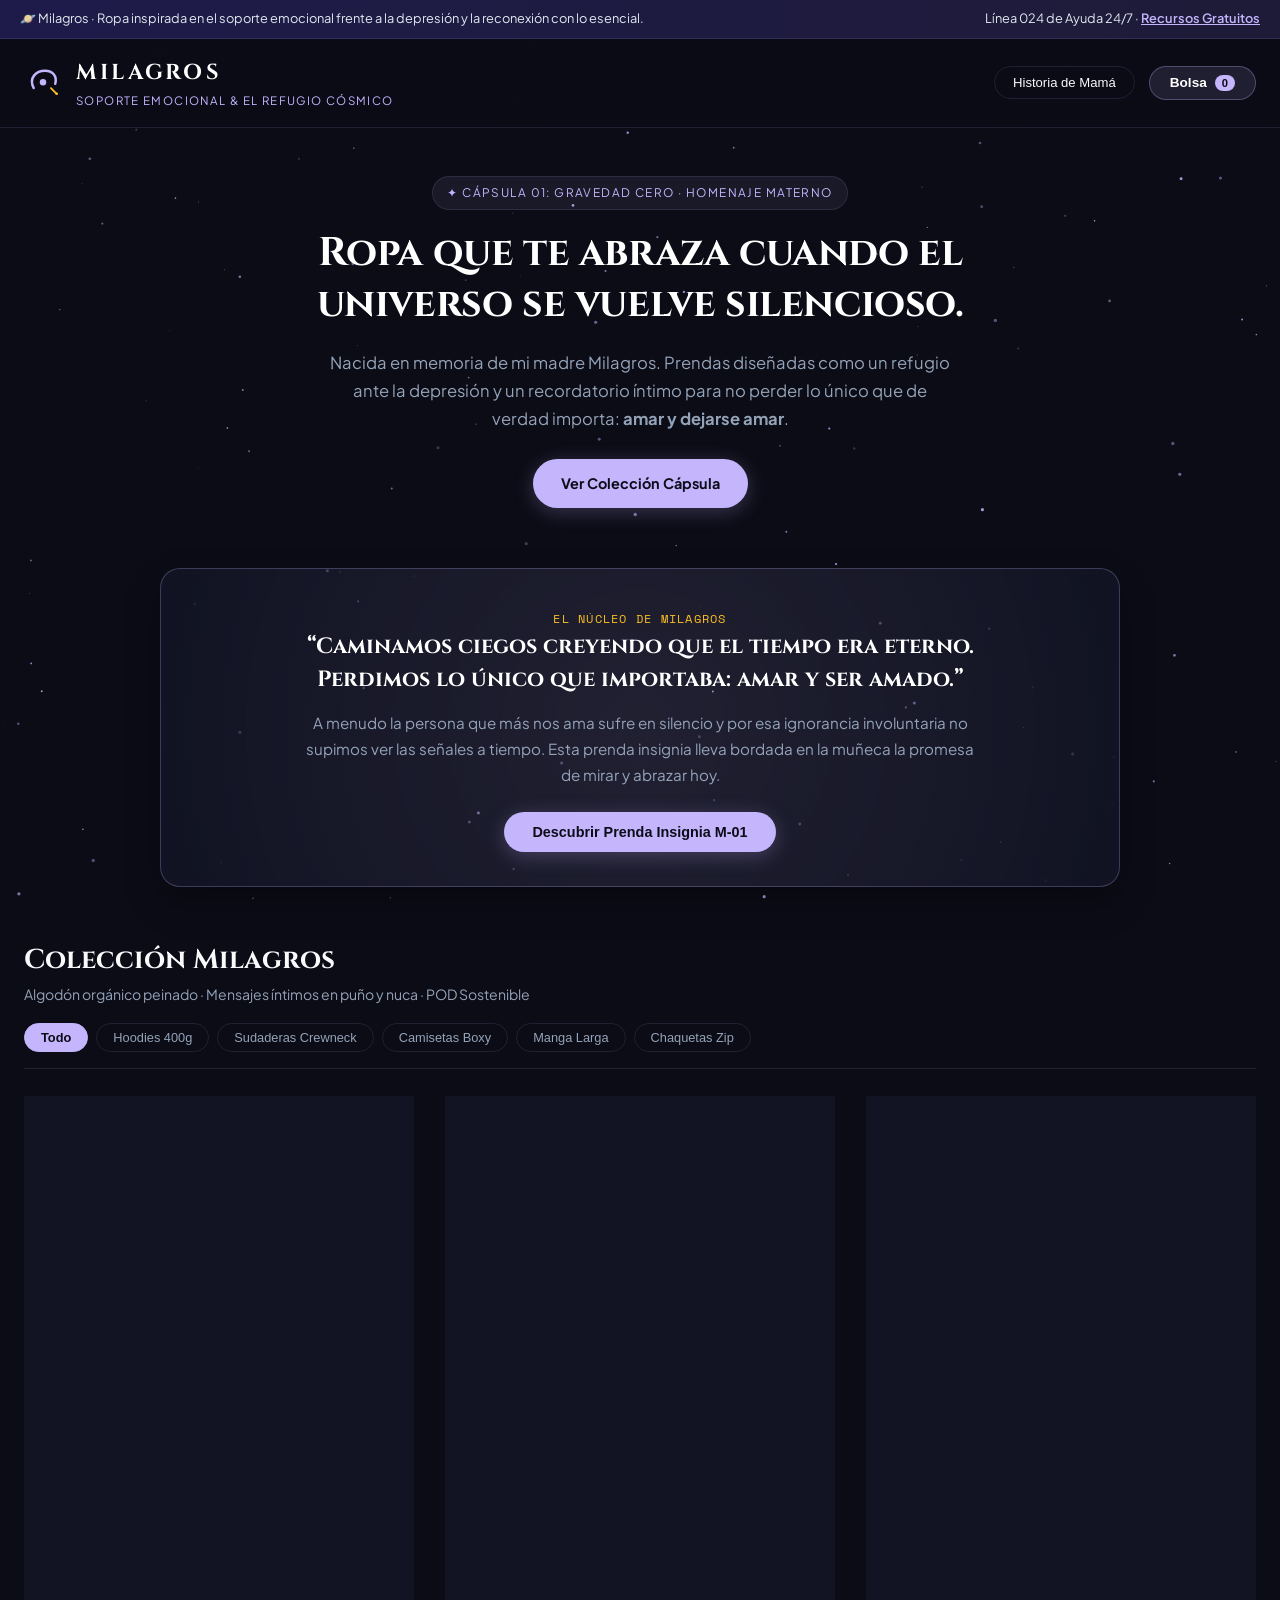
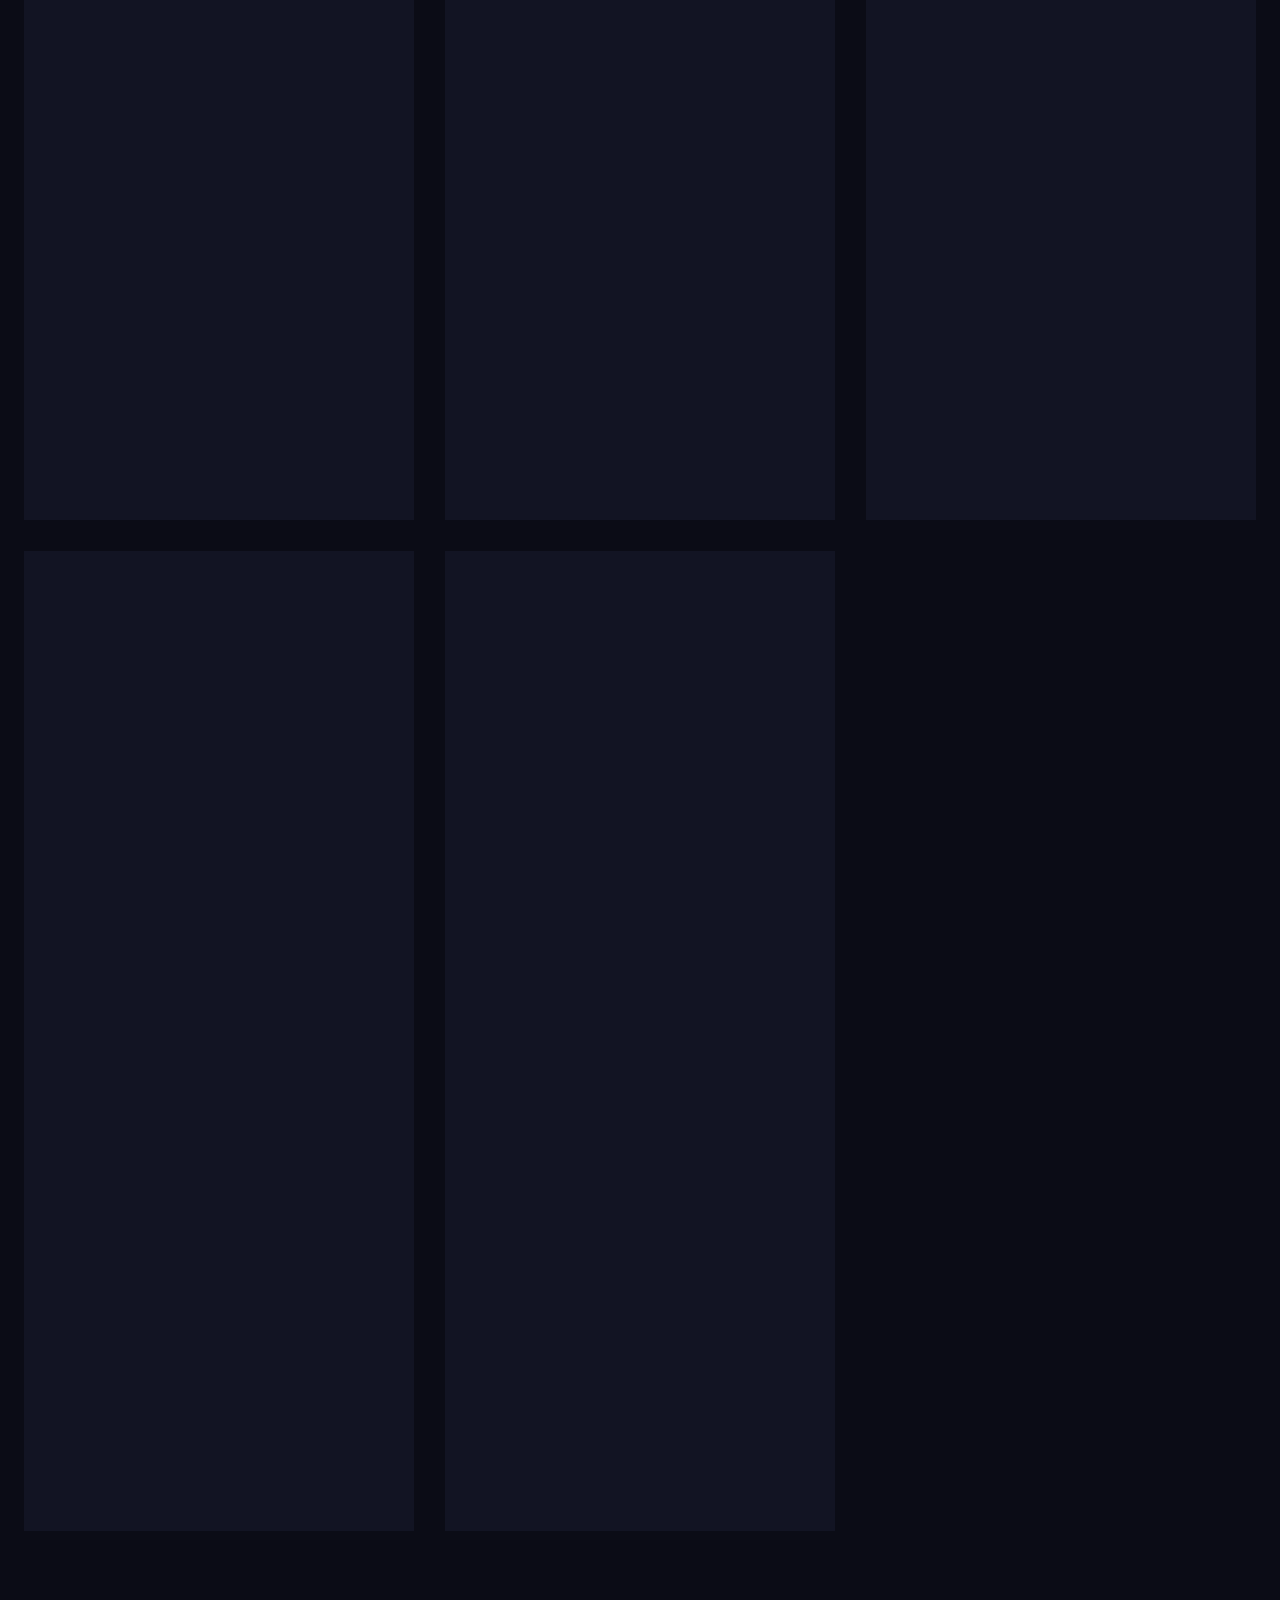
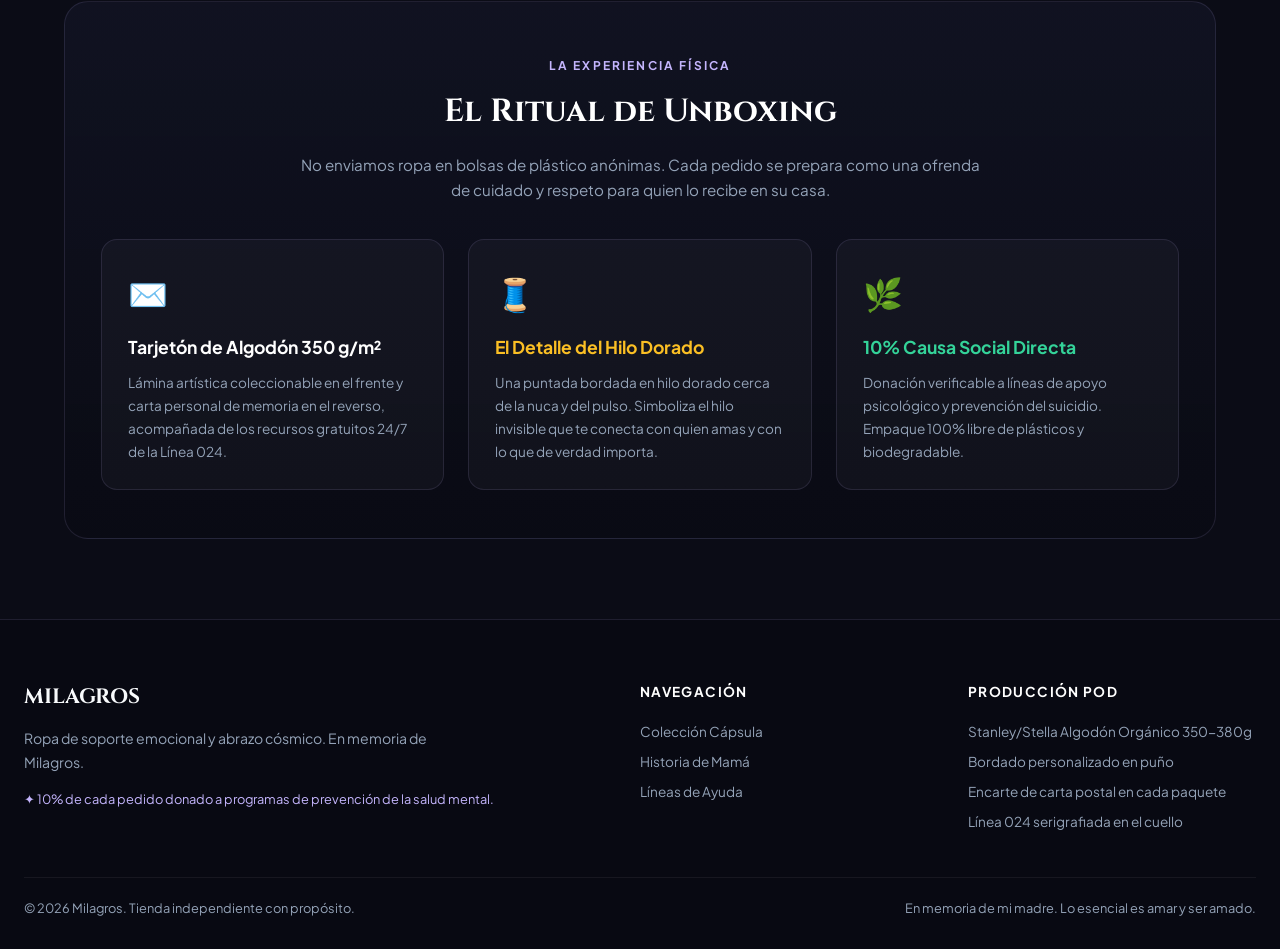
<file: milagros-aurora/milagros/index.html>
<!DOCTYPE html>
<html lang="es">
<head>
  <meta charset="UTF-8">
  <meta name="viewport" content="width=device-width, initial-scale=1.0">
  <title>Milagros — Soporte Emocional & El Refugio Cósmico</title>
  <link rel="preconnect" href="https://fonts.googleapis.com">
  <link rel="preconnect" href="https://fonts.gstatic.com" crossorigin>
  <link href="https://fonts.googleapis.com/css2?family=Cinzel:wght@600;700;800&family=Plus+Jakarta+Sans:wght@300;400;500;600;700;800&family=Space+Mono:ital,wght@0,400;0,700;1,400&display=swap" rel="stylesheet">
  <link rel="stylesheet" href="css/milagros.css">
</head>
<body>

  <canvas id="milagros-canvas"></canvas>

  <!-- Support Notification Bar -->
  <div class="support-banner">
    <span>🪐 Milagros · Ropa inspirada en el soporte emocional frente a la depresión y la reconexión con lo esencial.</span>
    <span>Línea 024 de Ayuda 24/7 · <a onclick="openModal('crisis-modal')">Recursos Gratuitos</a></span>
  </div>

  <!-- Navigation -->
  <header>
    <div class="nav-container">
      <div class="brand-wrapper" onclick="openModal('manifesto-modal')">
        <div class="brand-logomark">
          <svg width="36" height="36" viewBox="0 0 50 50" fill="none">
            <!-- Open Gravitational Arc -->
            <path d="M12,32 C5,18 15,8 28,8 C38,8 45,15 42,26" stroke="#c4b5fd" stroke-width="3.5" stroke-linecap="round" fill="none"/>
            <!-- Protected Star -->
            <circle cx="25" cy="24" r="4.5" fill="#c4b5fd"/>
            <!-- Golden Thread Accent -->
            <line x1="36" y1="32" x2="44" y2="40" stroke="#fbbf24" stroke-width="2.5" stroke-linecap="round"/>
            <circle cx="44" cy="40" r="1.8" fill="#fbbf24"/>
          </svg>
        </div>
        <div>
          <span class="brand-name">MILAGROS</span>
          <span class="brand-tagline">Soporte Emocional & El Refugio Cósmico</span>
        </div>
      </div>

      <div class="nav-controls">
        <button class="btn-ghost" onclick="openModal('manifesto-modal')">
          Historia de Mamá
        </button>
        <button class="btn-cart" onclick="toggleCart()">
          <span>Bolsa</span>
          <span class="cart-count" id="cart-badge">0</span>
        </button>
      </div>
    </div>
  </header>

  <!-- Hero Section -->
  <section class="hero">
    <div class="hero-pill">
      <span>✦ CÁPSULA 01: GRAVEDAD CERO · HOMENAJE MATERNO</span>
    </div>
    <h1 class="hero-title">
      Ropa que te abraza cuando el universo se vuelve silencioso.
    </h1>
    <p class="hero-subtitle">
      Nacida en memoria de mi madre Milagros. Prendas diseñadas como un refugio ante la depresión y un recordatorio íntimo para no perder lo único que de verdad importa: <strong>amar y dejarse amar</strong>.
    </p>
    <div>
      <a href="#catalogo" class="btn-primary">Ver Colección Cápsula</a>
    </div>
  </section>

  <!-- Memorial Flagship Callout -->
  <div class="memorial-callout">
    <span class="memorial-author">EL NÚCLEO DE MILAGROS</span>
    <h2 class="memorial-quote">
      “Caminamos ciegos creyendo que el tiempo era eterno.<br>Perdimos lo único que importaba: amar y ser amado.”
    </h2>
    <p style="color: var(--milagros-muted); max-width: 680px; margin: 0 auto 24px; font-size: 0.95rem;">
      A menudo la persona que más nos ama sufre en silencio y por esa ignorancia involuntaria no supimos ver las señales a tiempo. Esta prenda insignia lleva bordada en la muñeca la promesa de mirar y abrazar hoy.
    </p>
    <button class="btn-primary" onclick="openMilagrosModal('M-01')">
      Descubrir Prenda Insignia M-01
    </button>
  </div>

  <!-- Catalog Section -->
  <main class="catalog-section" id="catalogo">
    <div class="catalog-header">
      <div>
        <h2 class="catalog-title">Colección Milagros</h2>
        <p style="color: var(--milagros-muted); font-size: 0.88rem;">Algodón orgánico peinado · Mensajes íntimos en puño y nuca · POD Sostenible</p>
      </div>
      <div class="category-filter">
        <button id="filter-all" class="filter-btn active" onclick="filterMilagros('all')">Todo</button>
        <button id="filter-hoodies" class="filter-btn" onclick="filterMilagros('hoodies')">Hoodies 400g</button>
        <button id="filter-crewnecks" class="filter-btn" onclick="filterMilagros('crewnecks')">Sudaderas Crewneck</button>
        <button id="filter-tees" class="filter-btn" onclick="filterMilagros('tees')">Camisetas Boxy</button>
        <button id="filter-longsleeves" class="filter-btn" onclick="filterMilagros('longsleeves')">Manga Larga</button>
        <button id="filter-ziphoodies" class="filter-btn" onclick="filterMilagros('ziphoodies')">Chaquetas Zip</button>
      </div>
    </div>

    <!-- Products Grid -->
    <div class="products-grid" id="milagros-products"></div>
  </main>

  <!-- Unboxing Ritual Section -->
  <section style="max-width: 1200px; margin: 40px auto 80px; padding: 0 24px;">
    <div style="background: linear-gradient(180deg, rgba(18, 20, 36, 0.8) 0%, rgba(10, 11, 20, 0.95) 100%); border: 1px solid var(--milagros-border); border-radius: 24px; padding: 48px 36px;">
      <div style="text-align: center; max-width: 700px; margin: 0 auto 36px;">
        <span style="font-size: 0.75rem; text-transform: uppercase; letter-spacing: 0.18em; color: var(--milagros-lavender); font-weight: 700;">
          LA EXPERIENCIA FÍSICA
        </span>
        <h2 style="font-family: var(--font-serif); font-size: 2rem; font-weight: 700; margin: 8px 0 12px; color: #fff;">
          El Ritual de Unboxing
        </h2>
        <p style="color: var(--milagros-muted); font-size: 0.95rem; line-height: 1.7;">
          No enviamos ropa en bolsas de plástico anónimas. Cada pedido se prepara como una ofrenda de cuidado y respeto para quien lo recibe en su casa.
        </p>
      </div>

      <div style="display: grid; grid-template-columns: repeat(auto-fit, minmax(280px, 1fr)); gap: 24px;">
        <div style="background: rgba(255,255,255,0.03); border: 1px solid var(--milagros-border); border-radius: 16px; padding: 26px;">
          <div style="font-size: 2rem; margin-bottom: 12px;">✉️</div>
          <h3 style="font-size: 1.1rem; font-weight: 700; margin-bottom: 8px; color: #fff;">Tarjetón de Algodón 350 g/m²</h3>
          <p style="font-size: 0.85rem; color: var(--milagros-muted); line-height: 1.7;">
            Lámina artística coleccionable en el frente y carta personal de memoria en el reverso, acompañada de los recursos gratuitos 24/7 de la Línea 024.
          </p>
        </div>

        <div style="background: rgba(255,255,255,0.03); border: 1px solid var(--milagros-border); border-radius: 16px; padding: 26px;">
          <div style="font-size: 2rem; margin-bottom: 12px;">🧵</div>
          <h3 style="font-size: 1.1rem; font-weight: 700; margin-bottom: 8px; color: #fbbf24;">El Detalle del Hilo Dorado</h3>
          <p style="font-size: 0.85rem; color: var(--milagros-muted); line-height: 1.7;">
            Una puntada bordada en hilo dorado cerca de la nuca y del pulso. Simboliza el hilo invisible que te conecta con quien amas y con lo que de verdad importa.
          </p>
        </div>

        <div style="background: rgba(255,255,255,0.03); border: 1px solid var(--milagros-border); border-radius: 16px; padding: 26px;">
          <div style="font-size: 2rem; margin-bottom: 12px;">🌿</div>
          <h3 style="font-size: 1.1rem; font-weight: 700; margin-bottom: 8px; color: #34d399;">10% Causa Social Directa</h3>
          <p style="font-size: 0.85rem; color: var(--milagros-muted); line-height: 1.7;">
            Donación verificable a líneas de apoyo psicológico y prevención del suicidio. Empaque 100% libre de plásticos y biodegradable.
          </p>
        </div>
      </div>
    </div>
  </section>

  <!-- Cart Drawer -->
  <div class="cart-drawer" id="cart-drawer">
    <div class="cart-header">
      <h3 style="font-family: var(--font-serif); font-size: 1.2rem; font-weight: 700;">Tu Bolsa de Refugio</h3>
      <button onclick="closeCart()" style="background:none; border:none; color:#fff; font-size:1.2rem; cursor:pointer;">✕</button>
    </div>
    <div class="cart-items" id="cart-items"></div>
    <div class="cart-footer">
      <div style="font-size:0.8rem; color:var(--milagros-muted); margin-bottom:12px; background:rgba(255,255,255,0.03); padding:10px; border-radius:8px;">
        📦 <strong>Print on Demand Ético:</strong> Fabricación bajo pedido en algodón orgánico. Incluye tarjeta postal y etiqueta con línea 024.
      </div>
      <div style="display:flex; justify-content:space-between; font-size:0.85rem; color:#34d399; font-weight:600; margin-bottom:8px;">
        <span>Donación Línea 024 (10%):</span>
        <span id="donation-total">0.00 €</span>
      </div>
      <div style="display:flex; justify-content:space-between; font-size:1.3rem; font-weight:800; margin-bottom:18px;">
        <span>Total:</span>
        <span id="cart-total">0.00 €</span>
      </div>
      <button class="btn-primary" style="width:100%;" onclick="openMilagrosCheckout()">
        Proceder al Pago Directo
      </button>
    </div>
  </div>

  <!-- Direct Checkout Modal -->
  <div class="modal-overlay" id="custom-checkout-modal">
    <div class="modal-box">
      <button class="modal-close" onclick="closeModal('custom-checkout-modal')">✕</button>
      <h2 style="font-family: var(--font-serif); font-size: 1.6rem; font-weight: 700; margin-bottom: 8px;">Finalizar Pedido · Milagros</h2>
      <p style="font-size: 0.85rem; color: var(--milagros-muted); margin-bottom: 20px;">
        Pago seguro directo sin intermediarios de Shopify. Los datos de confección se despachan automáticamente a Printful.
      </p>

      <div style="background: rgba(255,255,255,0.03); border: 1px solid var(--milagros-border); border-radius: 12px; padding: 16px; margin-bottom: 20px; display:flex; justify-content:space-between; align-items:center;">
        <div>
          <span style="font-size:0.8rem; color:var(--milagros-muted); display:block;">Total a abonar:</span>
          <strong style="font-size:1.3rem;" id="checkout-amount-display">0.00 €</strong>
        </div>
        <div style="text-align:right;">
          <span style="font-size:0.8rem; color:#34d399; display:block;">Donación 024:</span>
          <strong style="font-size:1.1rem; color:#34d399;" id="checkout-donation-display">0.00 €</strong>
        </div>
      </div>

      <form onsubmit="processMilagrosOrder(event)">
        <h4 style="font-size: 0.85rem; text-transform: uppercase; letter-spacing: 0.08em; color: var(--milagros-lavender); margin-bottom: 10px;">
          1. Dirección de Entrega
        </h4>
        <div style="display:grid; grid-template-columns: 1fr 1fr; gap:12px; margin-bottom:20px;">
          <input type="text" id="cust-name" placeholder="Nombre completo" required style="background:#0f111e; border:1px solid var(--milagros-border); padding:10px 14px; border-radius:8px; color:#fff; font-family:inherit;">
          <input type="email" id="cust-email" placeholder="Correo electrónico" required style="background:#0f111e; border:1px solid var(--milagros-border); padding:10px 14px; border-radius:8px; color:#fff; font-family:inherit;">
          <input type="text" id="cust-address" placeholder="Dirección completa" required style="grid-column: 1 / -1; background:#0f111e; border:1px solid var(--milagros-border); padding:10px 14px; border-radius:8px; color:#fff; font-family:inherit;">
          <input type="text" id="cust-city" placeholder="Ciudad" required style="background:#0f111e; border:1px solid var(--milagros-border); padding:10px 14px; border-radius:8px; color:#fff; font-family:inherit;">
          <select id="cust-country" style="background:#0f111e; border:1px solid var(--milagros-border); padding:10px 14px; border-radius:8px; color:#fff; font-family:inherit;">
            <option value="ES">España</option>
            <option value="MX">México</option>
            <option value="AR">Argentina</option>
            <option value="CO">Colombia</option>
            <option value="US">Estados Unidos</option>
          </select>
        </div>

        <h4 style="font-size: 0.85rem; text-transform: uppercase; letter-spacing: 0.08em; color: var(--milagros-lavender); margin-bottom: 10px;">
          2. Método de Pago (Stripe Elements Seguro)
        </h4>
        <div style="display:grid; grid-template-columns: 2fr 1fr; gap:12px; margin-bottom:20px;">
          <input type="text" placeholder="Número de tarjeta" required style="grid-column: 1 / -1; background:#0f111e; border:1px solid var(--milagros-border); padding:10px 14px; border-radius:8px; color:#fff; font-family:inherit;">
          <input type="text" placeholder="MM/AA" required style="background:#0f111e; border:1px solid var(--milagros-border); padding:10px 14px; border-radius:8px; color:#fff; font-family:inherit;">
          <input type="text" placeholder="CVC" required style="background:#0f111e; border:1px solid var(--milagros-border); padding:10px 14px; border-radius:8px; color:#fff; font-family:inherit;">
        </div>

        <button type="submit" class="btn-primary" style="width: 100%;">
          Confirmar Pedido y Despachar a Producción POD →
        </button>
      </form>
    </div>
  </div>

  <!-- Product Modal -->
  <div class="modal-overlay" id="product-modal">
    <div class="modal-box">
      <button class="modal-close" onclick="closeModal('product-modal')">✕</button>
      <div id="product-modal-body"></div>
    </div>
  </div>

  <!-- Manifesto Modal -->
  <div class="modal-overlay" id="manifesto-modal">
    <div class="modal-box">
      <button class="modal-close" onclick="closeModal('manifesto-modal')">✕</button>
      <span style="font-size: 0.75rem; text-transform: uppercase; letter-spacing: 0.15em; color: var(--milagros-lavender); font-weight: 700;">
        EL HOMENAJE A MAMÁ
      </span>
      <h2 style="font-family: var(--font-serif); font-size: 2rem; font-weight: 700; margin: 8px 0 16px;">Milagros</h2>
      
      <p style="margin-bottom: 16px; color: #cbd5e1; font-size: 0.95rem; line-height: 1.8;">
        Mi madre se llamaba Milagros. Perdió la vida a causa de una depresión profunda. Cuando alguien atraviesa esa oscuridad, el positivismo superficial no ayuda, solo aumenta el aislamiento.
      </p>

      <p style="margin-bottom: 16px; color: #cbd5e1; font-size: 0.95rem; line-height: 1.8;">
        Muchas veces perdemos a quien más nos ama solo por ignorancia: no por falta de amor, sino por esa ignorancia involuntaria que nos hace creer que las personas son eternas y que el tiempo no se agota.
      </p>

      <div style="background: rgba(196,181,253,0.08); border-left: 3px solid var(--milagros-lavender); padding: 18px; border-radius: 0 10px 10px 0; margin: 24px 0;">
        <h4 style="color: var(--milagros-lavender); font-size: 1.05rem; margin-bottom: 6px;">El Compromiso de Milagros</h4>
        <p style="font-size: 0.9rem; color: #e2e8f0;">
          Esta marca es el refugio que no pudimos dar a tiempo, la prenda cálida que sostiene sin juzgar, y el recordatorio diario de mirar y amar hoy.
        </p>
      </div>

      <p style="font-size: 0.82rem; color: var(--milagros-muted); text-align: center;">
        El 10% de cada pedido apoya a la Línea 024 de Prevención de la Conducta Suicida.
      </p>
    </div>
  </div>

  <!-- Crisis Resources Modal -->
  <div class="modal-overlay" id="crisis-modal">
    <div class="modal-box">
      <button class="modal-close" onclick="closeModal('crisis-modal')">✕</button>
      <h2 style="font-family: var(--font-serif); font-size: 1.6rem; font-weight: 700; margin-bottom: 12px; color: var(--milagros-lavender);">
        Recursos de Apoyo y Escucha Gratuita
      </h2>
      <p style="color: var(--milagros-muted); font-size: 0.9rem; margin-bottom: 20px;">
        Si sientes un peso abrumador, por favor permítete recibir ayuda. Hay personas preparadas para escucharte sin juzgarte las 24 horas del día:
      </p>

      <div style="display: grid; gap: 14px;">
        <div style="background: rgba(255,255,255,0.03); padding: 16px; border-radius: 10px; border-left: 3px solid var(--milagros-lavender);">
          <strong style="color: #fff;">España — Línea 024</strong>
          <p style="font-size: 0.85rem; color: #94a3b8;">Atención a la conducta suicida y desahogo emocional. Gratuita, confidencial y 24 horas.</p>
        </div>
        <div style="background: rgba(255,255,255,0.03); padding: 16px; border-radius: 10px; border-left: 3px solid #34d399;">
          <strong style="color: #fff;">Teléfono de la Esperanza — 717 003 717</strong>
          <p style="font-size: 0.85rem; color: #94a3b8;">Acompañamiento en momentos de soledad o crisis vital.</p>
        </div>
      </div>
    </div>
  </div>

  <!-- Checkout Result Modal -->
  <div class="modal-overlay" id="checkout-sim-modal">
    <div class="modal-box">
      <button class="modal-close" onclick="closeModal('checkout-sim-modal')">✕</button>
      <div id="checkout-sim-details"></div>
    </div>
  </div>

  <!-- Footer -->
  <footer>
    <div class="footer-content">
      <div>
        <h3 style="font-family: var(--font-serif); font-size: 1.3rem; font-weight: 700; margin-bottom: 12px;">MILAGROS</h3>
        <p style="color: var(--milagros-muted); font-size: 0.88rem; max-width: 440px; margin-bottom: 14px;">
          Ropa de soporte emocional y abrazo cósmico. En memoria de Milagros.
        </p>
        <div style="font-size: 0.8rem; color: var(--milagros-lavender);">
          ✦ 10% de cada pedido donado a programas de prevención de la salud mental.
        </div>
      </div>
      <div>
        <h4 style="font-size: 0.85rem; text-transform: uppercase; letter-spacing: 0.1em; margin-bottom: 14px; color: #fff;">Navegación</h4>
        <ul style="list-style: none; font-size: 0.85rem; color: var(--milagros-muted); line-height: 2.2;">
          <li><a href="#catalogo" style="color: inherit; text-decoration: none;">Colección Cápsula</a></li>
          <li><a onclick="openModal('manifesto-modal')" style="cursor: pointer;">Historia de Mamá</a></li>
          <li><a onclick="openModal('crisis-modal')" style="cursor: pointer;">Líneas de Ayuda</a></li>
        </ul>
      </div>
      <div>
        <h4 style="font-size: 0.85rem; text-transform: uppercase; letter-spacing: 0.1em; margin-bottom: 14px; color: #fff;">Producción POD</h4>
        <ul style="list-style: none; font-size: 0.85rem; color: var(--milagros-muted); line-height: 2.2;">
          <li>Stanley/Stella Algodón Orgánico 350-380g</li>
          <li>Bordado personalizado en puño</li>
          <li>Encarte de carta postal en cada paquete</li>
          <li>Línea 024 serigrafiada en el cuello</li>
        </ul>
      </div>
    </div>
    <div class="footer-bottom">
      <span>© 2026 Milagros. Tienda independiente con propósito.</span>
      <span>En memoria de mi madre. Lo esencial es amar y ser amado.</span>
    </div>
  </footer>

  <script src="js/milagros.js"></script>
</body>
</html>
</file>
<file: milagros-aurora/css/style.css>
/* ==========================================================================
   MILAGROS & AURORA — MASTER UNIFIED BRAND STYLESHEET
   Heavyweight Apparel for Deep Space & Mental Health
   ========================================================================== */

:root {
  /* Color Palette */
  --bg-void: #07080d;
  --bg-deep: #0b0d14;
  --bg-card: #0f121d;
  --bg-card-hover: #141724;
  --border-subtle: rgba(255, 255, 255, 0.08);
  --border-glass: rgba(255, 255, 255, 0.12);
  
  /* Dual Capsule Accents */
  --refugio-lavender: #c4b5fd;
  --refugio-lavender-glow: rgba(196, 181, 253, 0.22);
  --refugio-gold: #fbbf24;
  
  --blindaje-emerald: #34d399;
  --blindaje-emerald-glow: rgba(52, 211, 153, 0.22);
  --blindaje-cyan: #38bdf8;
  
  /* Typography Colors */
  --text-main: #f8fafc;
  --text-muted: #94a3b8;
  --text-dim: #64748b;
  
  /* Typography Families */
  --font-display: 'Space Grotesk', -apple-system, BlinkMacSystemFont, sans-serif;
  --font-tech: 'Space Mono', monospace;
  --font-body: 'Plus Jakarta Sans', -apple-system, BlinkMacSystemFont, sans-serif;
  
  /* Radii & Shadows */
  --radius-sm: 4px;
  --radius-md: 8px;
  --radius-lg: 16px;
  --radius-pill: 9999px;
  --shadow-card: 0 10px 30px -10px rgba(0, 0, 0, 0.6);
  --shadow-glow: 0 0 25px rgba(52, 211, 153, 0.15);
}

* {
  margin: 0;
  padding: 0;
  box-sizing: border-box;
}

html {
  scroll-behavior: smooth;
  font-size: 16px;
  background-color: var(--bg-void);
}

body {
  font-family: var(--font-body);
  color: var(--text-main);
  background-color: var(--bg-void);
  line-height: 1.6;
  overflow-x: hidden;
  position: relative;
  -webkit-font-smoothing: antialiased;
}

/* Background Canvas */
#cosmos-canvas {
  position: fixed;
  top: 0;
  left: 0;
  width: 100vw;
  height: 100vh;
  pointer-events: none;
  z-index: 0;
  opacity: 0.75;
}

/* Container */
.container {
  width: 100%;
  max-width: 1240px;
  margin: 0 auto;
  padding: 0 20px;
  position: relative;
  z-index: 1;
}

/* ==========================================================================
   ANNOUNCEMENT TOP BAR
   ========================================================================== */
.announcement-bar {
  background: linear-gradient(90deg, rgba(196,181,253,0.12) 0%, rgba(52,211,153,0.12) 100%);
  border-bottom: 1px solid var(--border-subtle);
  padding: 8px 16px;
  text-align: center;
  font-family: var(--font-tech);
  font-size: 0.74rem;
  letter-spacing: 0.05em;
  color: var(--text-main);
  position: relative;
  z-index: 20;
}

.announcement-bar strong {
  color: var(--refugio-gold);
}

/* ==========================================================================
   NAVIGATION
   ========================================================================== */
.site-nav {
  position: sticky;
  top: 0;
  background: rgba(7, 8, 13, 0.88);
  backdrop-filter: blur(16px);
  -webkit-backdrop-filter: blur(16px);
  border-bottom: 1px solid var(--border-subtle);
  z-index: 100;
  padding: 14px 0;
}

.nav-wrapper {
  display: flex;
  align-items: center;
  justify-content: space-between;
  gap: 20px;
}

.brand-link {
  display: flex;
  align-items: center;
  gap: 12px;
  text-decoration: none;
  color: #fff;
}

.brand-symbol-icon {
  width: 38px;
  height: 38px;
  flex-shrink: 0;
}

.brand-title-wrap {
  display: flex;
  flex-direction: column;
}

.brand-name {
  font-family: var(--font-display);
  font-size: 1.22rem;
  font-weight: 800;
  letter-spacing: 0.04em;
  line-height: 1.1;
  text-transform: uppercase;
  color: #fff;
}

.brand-name .amp {
  color: var(--blindaje-emerald);
}

.brand-sub {
  font-family: var(--font-tech);
  font-size: 0.65rem;
  color: var(--text-muted);
  letter-spacing: 0.12em;
  text-transform: uppercase;
}

.nav-menu {
  display: flex;
  align-items: center;
  gap: 24px;
  list-style: none;
}

.nav-menu a {
  text-decoration: none;
  color: var(--text-muted);
  font-size: 0.84rem;
  font-weight: 600;
  font-family: var(--font-display);
  transition: color 0.2s ease;
  letter-spacing: 0.02em;
}

.nav-menu a:hover,
.nav-menu a.active {
  color: #fff;
}

.nav-actions {
  display: flex;
  align-items: center;
  gap: 12px;
}

.cart-toggle-btn {
  display: inline-flex;
  align-items: center;
  gap: 8px;
  background: rgba(255, 255, 255, 0.06);
  border: 1px solid var(--border-glass);
  color: #fff;
  padding: 8px 16px;
  border-radius: var(--radius-pill);
  font-family: var(--font-tech);
  font-size: 0.78rem;
  font-weight: 700;
  cursor: pointer;
  transition: all 0.2s ease;
}

.cart-toggle-btn:hover {
  background: rgba(52, 211, 153, 0.15);
  border-color: var(--blindaje-emerald);
}

.cart-badge {
  background: var(--blindaje-emerald);
  color: #07080d;
  font-size: 0.7rem;
  font-weight: 800;
  padding: 2px 7px;
  border-radius: var(--radius-pill);
}

/* ==========================================================================
   HERO SECTION
   ========================================================================== */
.hero-section {
  position: relative;
  z-index: 10;
  padding: 64px 0 40px;
  text-align: center;
}

.hero-pill {
  display: inline-flex;
  align-items: center;
  gap: 8px;
  background: rgba(255, 255, 255, 0.04);
  border: 1px solid var(--border-glass);
  padding: 6px 14px;
  border-radius: var(--radius-pill);
  font-family: var(--font-tech);
  font-size: 0.72rem;
  letter-spacing: 0.1em;
  color: var(--refugio-lavender);
  margin-bottom: 22px;
}

.hero-pill .dot {
  width: 6px;
  height: 6px;
  border-radius: 50%;
  background: var(--blindaje-emerald);
  box-shadow: 0 0 8px var(--blindaje-emerald);
}

.hero-title {
  font-family: var(--font-display);
  font-size: clamp(2.1rem, 4.2vw, 3.2rem);
  font-weight: 800;
  line-height: 1.15;
  text-transform: uppercase;
  letter-spacing: 0.015em;
  max-width: 900px;
  margin: 0 auto 20px;
  color: #fff;
}

.hero-title .highlight-refugio {
  color: var(--refugio-lavender);
}

.hero-title .highlight-blindaje {
  color: var(--blindaje-emerald);
}

.hero-subtitle {
  font-size: clamp(0.92rem, 1.2vw, 1.05rem);
  color: var(--text-muted);
  max-width: 720px;
  margin: 0 auto 30px;
  line-height: 1.7;
}

.hero-actions {
  display: flex;
  align-items: center;
  justify-content: center;
  flex-wrap: wrap;
  gap: 14px;
  margin-bottom: 48px;
}

.btn-primary {
  display: inline-flex;
  align-items: center;
  gap: 8px;
  background: linear-gradient(135deg, #34d399 0%, #38bdf8 100%);
  color: #07080d;
  border: none;
  padding: 12px 26px;
  border-radius: var(--radius-sm);
  font-family: var(--font-display);
  font-size: 0.88rem;
  font-weight: 700;
  text-decoration: none;
  cursor: pointer;
  transition: all 0.25s ease;
  box-shadow: 0 4px 20px rgba(52, 211, 153, 0.25);
}

.btn-primary:hover {
  transform: translateY(-2px);
  box-shadow: 0 6px 25px rgba(52, 211, 153, 0.4);
}

.btn-ghost-refugio {
  display: inline-flex;
  align-items: center;
  gap: 8px;
  background: rgba(196, 181, 253, 0.08);
  border: 1px solid rgba(196, 181, 253, 0.3);
  color: var(--refugio-lavender);
  padding: 12px 22px;
  border-radius: var(--radius-sm);
  font-family: var(--font-display);
  font-size: 0.88rem;
  font-weight: 700;
  text-decoration: none;
  cursor: pointer;
  transition: all 0.2s ease;
}

.btn-ghost-refugio:hover {
  background: rgba(196, 181, 253, 0.16);
  border-color: var(--refugio-lavender);
}

.btn-ghost-blindaje {
  display: inline-flex;
  align-items: center;
  gap: 8px;
  background: rgba(52, 211, 153, 0.08);
  border: 1px solid rgba(52, 211, 153, 0.3);
  color: var(--blindaje-emerald);
  padding: 12px 22px;
  border-radius: var(--radius-sm);
  font-family: var(--font-display);
  font-size: 0.88rem;
  font-weight: 700;
  text-decoration: none;
  cursor: pointer;
  transition: all 0.2s ease;
}

.btn-ghost-blindaje:hover {
  background: rgba(52, 211, 153, 0.16);
  border-color: var(--blindaje-emerald);
}

/* ==========================================================================
   PHILOSOPHY / DUAL CAPSULES CARDS
   ========================================================================== */
.philosophy-grid {
  display: grid;
  grid-template-columns: repeat(auto-fit, minmax(320px, 1fr));
  gap: 24px;
  margin-bottom: 56px;
}

.capsule-intro-card {
  background: var(--bg-card);
  border: 1px solid var(--border-subtle);
  border-radius: var(--radius-md);
  padding: 30px;
  position: relative;
  overflow: hidden;
  transition: transform 0.25s ease, border-color 0.25s ease;
}

.capsule-intro-card:hover {
  transform: translateY(-3px);
}

.capsule-intro-card.refugio {
  border-top: 3px solid var(--refugio-lavender);
}
.capsule-intro-card.refugio:hover {
  border-color: var(--refugio-lavender);
  box-shadow: 0 0 30px var(--refugio-lavender-glow);
}

.capsule-intro-card.blindaje {
  border-top: 3px solid var(--blindaje-emerald);
}
.capsule-intro-card.blindaje:hover {
  border-color: var(--blindaje-emerald);
  box-shadow: 0 0 30px var(--blindaje-emerald-glow);
}

.card-capsule-tag {
  display: inline-block;
  font-family: var(--font-tech);
  font-size: 0.72rem;
  letter-spacing: 0.12em;
  text-transform: uppercase;
  margin-bottom: 12px;
  font-weight: 700;
}

.refugio .card-capsule-tag { color: var(--refugio-lavender); }
.blindaje .card-capsule-tag { color: var(--blindaje-emerald); }

.card-capsule-title {
  font-family: var(--font-display);
  font-size: 1.45rem;
  font-weight: 800;
  margin-bottom: 12px;
  line-height: 1.25;
  color: #fff;
}

.card-capsule-desc {
  font-size: 0.9rem;
  color: var(--text-muted);
  line-height: 1.65;
  margin-bottom: 18px;
}

.card-capsule-quote {
  font-family: var(--font-body);
  font-style: italic;
  font-size: 0.88rem;
  padding: 12px 16px;
  background: rgba(255, 255, 255, 0.03);
  border-left: 2px solid;
  border-radius: 0 var(--radius-sm) var(--radius-sm) 0;
  margin-bottom: 20px;
}

.refugio .card-capsule-quote {
  border-left-color: var(--refugio-gold);
  color: #f1f5f9;
}

.blindaje .card-capsule-quote {
  border-left-color: var(--blindaje-emerald);
  color: #f1f5f9;
}

.card-capsule-footer {
  display: flex;
  align-items: center;
  justify-content: space-between;
  font-family: var(--font-tech);
  font-size: 0.75rem;
  color: var(--text-dim);
}

/* ==========================================================================
   CATALOG CONTROLS & FILTER BAR
   ========================================================================== */
.catalog-section {
  position: relative;
  z-index: 10;
  padding: 30px 0 80px;
}

.catalog-header {
  margin-bottom: 30px;
}

.catalog-header-top {
  display: flex;
  flex-wrap: wrap;
  align-items: flex-end;
  justify-content: space-between;
  gap: 16px;
  margin-bottom: 22px;
  border-bottom: 1px solid var(--border-subtle);
  padding-bottom: 18px;
}

.catalog-title {
  font-family: var(--font-display);
  font-size: 1.8rem;
  font-weight: 800;
  color: #fff;
  letter-spacing: 0.01em;
}

.catalog-count {
  font-family: var(--font-tech);
  font-size: 0.8rem;
  color: var(--text-muted);
}

.filters-bar {
  display: flex;
  flex-direction: column;
  gap: 14px;
}

.filter-group {
  display: flex;
  align-items: center;
  flex-wrap: wrap;
  gap: 8px;
}

.filter-group-label {
  font-family: var(--font-tech);
  font-size: 0.72rem;
  color: var(--text-muted);
  text-transform: uppercase;
  margin-right: 6px;
  min-width: 85px;
}

.filter-pill {
  background: rgba(255, 255, 255, 0.04);
  border: 1px solid var(--border-glass);
  color: var(--text-muted);
  padding: 6px 14px;
  border-radius: var(--radius-pill);
  font-family: var(--font-display);
  font-size: 0.78rem;
  font-weight: 600;
  cursor: pointer;
  transition: all 0.2s ease;
}

.filter-pill:hover {
  color: #fff;
  border-color: rgba(255, 255, 255, 0.3);
}

.filter-pill.active {
  background: #fff;
  color: #07080d;
  border-color: #fff;
  font-weight: 700;
}

.filter-pill.active-refugio {
  background: var(--refugio-lavender);
  color: #07080d;
  border-color: var(--refugio-lavender);
  font-weight: 700;
}

.filter-pill.active-blindaje {
  background: var(--blindaje-emerald);
  color: #07080d;
  border-color: var(--blindaje-emerald);
  font-weight: 700;
}

/* ==========================================================================
   PRODUCTS GRID & PRODUCT CARD
   ========================================================================== */
.products-grid {
  display: grid;
  grid-template-columns: repeat(auto-fill, minmax(340px, 1fr));
  gap: 28px;
}

.product-card {
  background: var(--bg-card);
  border: 1px solid var(--border-subtle);
  border-radius: var(--radius-md);
  padding: 22px;
  display: flex;
  flex-direction: column;
  position: relative;
  transition: transform 0.25s ease, border-color 0.25s ease, box-shadow 0.25s ease;
}

.product-card:hover {
  transform: translateY(-4px);
  border-color: var(--border-glass);
  box-shadow: var(--shadow-card);
}

.product-card.card-refugio {
  border-left: 3px solid var(--refugio-lavender);
}

.product-card.card-blindaje {
  border-left: 3px solid var(--blindaje-emerald);
}

.product-badge-row {
  display: flex;
  align-items: center;
  justify-content: space-between;
  gap: 8px;
  margin-bottom: 12px;
}

.product-capsule-badge {
  font-family: var(--font-tech);
  font-size: 0.68rem;
  font-weight: 700;
  letter-spacing: 0.1em;
  padding: 3px 8px;
  border-radius: var(--radius-sm);
  text-transform: uppercase;
}

.badge-refugio {
  background: rgba(196, 181, 253, 0.12);
  color: var(--refugio-lavender);
  border: 1px solid rgba(196, 181, 253, 0.3);
}

.badge-blindaje {
  background: rgba(52, 211, 153, 0.12);
  color: var(--blindaje-emerald);
  border: 1px solid rgba(52, 211, 153, 0.3);
}

.flip-view-btn {
  background: rgba(255, 255, 255, 0.05);
  border: 1px solid var(--border-glass);
  color: var(--text-muted);
  font-family: var(--font-tech);
  font-size: 0.68rem;
  padding: 4px 10px;
  border-radius: var(--radius-pill);
  cursor: pointer;
  transition: all 0.2s ease;
}

.flip-view-btn:hover {
  color: #fff;
  border-color: #fff;
}

.product-media {
  background: #08090f;
  border-radius: var(--radius-sm);
  padding: 16px;
  display: flex;
  align-items: center;
  justify-content: center;
  aspect-ratio: 1 / 1;
  cursor: pointer;
  position: relative;
  overflow: hidden;
  margin-bottom: 16px;
  border: 1px solid rgba(255, 255, 255, 0.03);
}

.product-media svg {
  width: 100%;
  height: 100%;
  transition: transform 0.3s ease;
}

.product-media:hover svg {
  transform: scale(1.03);
}

.product-tagline {
  font-family: var(--font-tech);
  font-size: 0.72rem;
  color: var(--text-dim);
  text-transform: uppercase;
  letter-spacing: 0.08em;
  margin-bottom: 4px;
}

.product-name {
  font-family: var(--font-display);
  font-size: 1.15rem;
  font-weight: 700;
  line-height: 1.3;
  color: #fff;
  margin-bottom: 8px;
  cursor: pointer;
  transition: color 0.2s ease;
}

.product-name:hover {
  color: var(--blindaje-emerald);
}

/* Printful Spec Tag on Card */
.printful-spec-pill {
  display: inline-flex;
  align-items: center;
  gap: 6px;
  background: rgba(255, 255, 255, 0.03);
  border: 1px solid var(--border-subtle);
  padding: 4px 8px;
  border-radius: var(--radius-sm);
  font-family: var(--font-tech);
  font-size: 0.7rem;
  color: var(--text-muted);
  margin-bottom: 12px;
}

.printful-spec-pill strong {
  color: #fff;
}

.product-quote-snippet {
  font-size: 0.82rem;
  font-style: italic;
  color: var(--text-main);
  background: rgba(255, 255, 255, 0.02);
  border-left: 2px solid var(--border-glass);
  padding: 8px 12px;
  border-radius: 0 var(--radius-sm) var(--radius-sm) 0;
  margin-bottom: 14px;
  line-height: 1.5;
}

/* Arm & Custom Cuff Selector */
.cuff-configurator-box {
  background: rgba(255, 255, 255, 0.02);
  border: 1px solid var(--border-subtle);
  border-radius: var(--radius-sm);
  padding: 12px;
  margin-bottom: 16px;
  display: flex;
  flex-direction: column;
  gap: 10px;
}

.cuff-config-header {
  font-family: var(--font-tech);
  font-size: 0.72rem;
  font-weight: 700;
  color: var(--text-muted);
  text-transform: uppercase;
}

.arm-options-row {
  display: grid;
  grid-template-columns: 1fr 1fr;
  gap: 8px;
}

.arm-btn {
  background: rgba(255, 255, 255, 0.03);
  border: 1px solid var(--border-glass);
  color: var(--text-muted);
  padding: 6px 8px;
  border-radius: var(--radius-sm);
  font-family: var(--font-tech);
  font-size: 0.68rem;
  cursor: pointer;
  text-align: center;
  transition: all 0.2s ease;
}

.arm-btn:hover {
  color: #fff;
  border-color: rgba(255, 255, 255, 0.3);
}

.arm-btn.active {
  background: rgba(52, 211, 153, 0.12);
  border-color: var(--blindaje-emerald);
  color: #fff;
  font-weight: 700;
}

.cuff-mode-radios {
  display: flex;
  flex-direction: column;
  gap: 6px;
  font-size: 0.76rem;
}

.cuff-radio-label {
  display: flex;
  align-items: center;
  gap: 8px;
  cursor: pointer;
  color: var(--text-muted);
  padding: 4px 6px;
  border-radius: var(--radius-sm);
  transition: background 0.15s ease;
}

.cuff-radio-label:hover {
  background: rgba(255, 255, 255, 0.03);
}

.cuff-radio-label input[type="radio"] {
  accent-color: var(--blindaje-emerald);
}

.cuff-input-wrap {
  position: relative;
  margin-top: 4px;
}

.cuff-text-input {
  width: 100%;
  background: #08090f;
  border: 1px solid var(--border-glass);
  color: #fff;
  padding: 8px 45px 8px 10px;
  border-radius: var(--radius-sm);
  font-family: var(--font-tech);
  font-size: 0.74rem;
  outline: none;
  transition: border-color 0.2s ease;
}

.cuff-text-input:focus {
  border-color: var(--blindaje-emerald);
}

.cuff-char-count {
  position: absolute;
  right: 10px;
  top: 50%;
  transform: translateY(-50%);
  font-family: var(--font-tech);
  font-size: 0.66rem;
  color: var(--text-dim);
}

.cuff-live-preview {
  font-family: var(--font-tech);
  font-size: 0.68rem;
  color: var(--refugio-gold);
  margin-top: 2px;
}

/* Product Footer */
.product-footer {
  display: flex;
  align-items: center;
  justify-content: space-between;
  margin-top: auto;
  padding-top: 14px;
  border-top: 1px solid var(--border-subtle);
}

.product-price {
  font-family: var(--font-display);
  font-size: 1.25rem;
  font-weight: 800;
  color: #fff;
}

.product-price-sub {
  font-family: var(--font-tech);
  font-size: 0.68rem;
  color: var(--text-dim);
}

.add-cart-btn {
  background: rgba(255, 255, 255, 0.08);
  border: 1px solid var(--border-glass);
  color: #fff;
  padding: 8px 18px;
  border-radius: var(--radius-sm);
  font-family: var(--font-display);
  font-size: 0.82rem;
  font-weight: 700;
  cursor: pointer;
  transition: all 0.2s ease;
}

.add-cart-btn:hover {
  background: var(--blindaje-emerald);
  color: #07080d;
  border-color: var(--blindaje-emerald);
}

/* ==========================================================================
   ANATOMY OF THE GARMENT (TRI-POINT) SECTION
   ========================================================================== */
.anatomy-section {
  position: relative;
  z-index: 10;
  padding: 60px 0;
  background: rgba(255, 255, 255, 0.015);
  border-top: 1px solid var(--border-subtle);
  border-bottom: 1px solid var(--border-subtle);
}

.section-head {
  text-align: center;
  max-width: 680px;
  margin: 0 auto 40px;
}

.section-tag {
  font-family: var(--font-tech);
  font-size: 0.72rem;
  letter-spacing: 0.12em;
  text-transform: uppercase;
  color: var(--blindaje-emerald);
  margin-bottom: 8px;
  display: block;
}

.section-title {
  font-family: var(--font-display);
  font-size: 1.85rem;
  font-weight: 800;
  color: #fff;
  margin-bottom: 12px;
}

.section-desc {
  font-size: 0.92rem;
  color: var(--text-muted);
  line-height: 1.6;
}

.anatomy-grid {
  display: grid;
  grid-template-columns: repeat(auto-fit, minmax(260px, 1fr));
  gap: 20px;
}

.anatomy-box {
  background: var(--bg-card);
  border: 1px solid var(--border-subtle);
  border-radius: var(--radius-md);
  padding: 24px;
  transition: border-color 0.2s ease;
}

.anatomy-box:hover {
  border-color: var(--border-glass);
}

.anatomy-icon {
  font-size: 1.6rem;
  margin-bottom: 12px;
  display: inline-block;
}

.anatomy-title {
  font-family: var(--font-display);
  font-size: 1.05rem;
  font-weight: 700;
  color: #fff;
  margin-bottom: 8px;
}

.anatomy-text {
  font-size: 0.84rem;
  color: var(--text-muted);
  line-height: 1.6;
}

/* ==========================================================================
   CART DRAWER & MODALS
   ========================================================================== */
.cart-drawer-overlay {
  position: fixed;
  inset: 0;
  background: rgba(0, 0, 0, 0.7);
  backdrop-filter: blur(8px);
  z-index: 200;
  opacity: 0;
  pointer-events: none;
  transition: opacity 0.3s ease;
}

.cart-drawer-overlay.active {
  opacity: 1;
  pointer-events: auto;
}

.cart-drawer {
  position: fixed;
  top: 0;
  right: 0;
  width: 100%;
  max-width: 440px;
  height: 100vh;
  background: var(--bg-deep);
  border-left: 1px solid var(--border-glass);
  z-index: 201;
  display: flex;
  flex-direction: column;
  transform: translateX(100%);
  transition: transform 0.35s cubic-bezier(0.16, 1, 0.3, 1);
  box-shadow: -10px 0 40px rgba(0, 0, 0, 0.8);
}

.cart-drawer.open {
  transform: translateX(0);
}

.cart-header {
  padding: 20px;
  border-bottom: 1px solid var(--border-subtle);
  display: flex;
  align-items: center;
  justify-content: space-between;
}

.cart-title {
  font-family: var(--font-display);
  font-size: 1.15rem;
  font-weight: 800;
  color: #fff;
}

.cart-close-btn {
  background: none;
  border: none;
  color: var(--text-muted);
  font-size: 1.3rem;
  cursor: pointer;
  padding: 4px;
}

.cart-items-body {
  flex: 1;
  overflow-y: auto;
  padding: 20px;
}

.cart-footer {
  padding: 20px;
  border-top: 1px solid var(--border-subtle);
  background: rgba(0, 0, 0, 0.2);
}

.cart-subtotal-row {
  display: flex;
  justify-content: space-between;
  font-family: var(--font-display);
  font-size: 1.1rem;
  font-weight: 800;
  color: #fff;
  margin-bottom: 6px;
}

.cart-donation-row {
  display: flex;
  justify-content: space-between;
  font-family: var(--font-tech);
  font-size: 0.76rem;
  color: var(--refugio-lavender);
  margin-bottom: 16px;
}

/* Generic Modal */
.modal-backdrop {
  position: fixed;
  inset: 0;
  background: rgba(0, 0, 0, 0.75);
  backdrop-filter: blur(10px);
  z-index: 300;
  display: flex;
  align-items: center;
  justify-content: center;
  padding: 20px;
  opacity: 0;
  pointer-events: none;
  transition: opacity 0.25s ease;
}

.modal-backdrop.active {
  opacity: 1;
  pointer-events: auto;
}

.modal-dialog {
  background: var(--bg-deep);
  border: 1px solid var(--border-glass);
  border-radius: var(--radius-md);
  width: 100%;
  max-width: 720px;
  max-height: 90vh;
  overflow-y: auto;
  padding: 28px;
  position: relative;
  box-shadow: 0 20px 50px rgba(0, 0, 0, 0.8);
}

.modal-close-btn {
  position: absolute;
  top: 18px;
  right: 18px;
  background: rgba(255, 255, 255, 0.05);
  border: 1px solid var(--border-glass);
  color: var(--text-muted);
  width: 32px;
  height: 32px;
  border-radius: 50%;
  display: flex;
  align-items: center;
  justify-content: center;
  font-size: 1rem;
  cursor: pointer;
  transition: all 0.2s ease;
}

.modal-close-btn:hover {
  color: #fff;
  border-color: #fff;
}

/* Checkout Form Inputs */
.form-group {
  margin-bottom: 14px;
}

.form-label {
  display: block;
  font-family: var(--font-tech);
  font-size: 0.72rem;
  color: var(--text-muted);
  margin-bottom: 6px;
  text-transform: uppercase;
}

.form-control {
  width: 100%;
  background: #08090f;
  border: 1px solid var(--border-glass);
  color: #fff;
  padding: 10px 12px;
  border-radius: var(--radius-sm);
  font-family: var(--font-body);
  font-size: 0.88rem;
  outline: none;
  transition: border-color 0.2s ease;
}

.form-control:focus {
  border-color: var(--blindaje-emerald);
}

/* ==========================================================================
   FOOTER
   ========================================================================== */
.site-footer {
  position: relative;
  z-index: 10;
  border-top: 1px solid var(--border-subtle);
  background: #05060a;
  padding: 50px 0 30px;
}

.footer-top {
  display: grid;
  grid-template-columns: 2fr 1fr 1fr;
  gap: 40px;
  margin-bottom: 40px;
}

.footer-brand p {
  color: var(--text-muted);
  font-size: 0.88rem;
  max-width: 400px;
  margin-top: 12px;
  line-height: 1.6;
}

.footer-col h4 {
  font-family: var(--font-display);
  font-size: 0.95rem;
  font-weight: 700;
  color: #fff;
  margin-bottom: 14px;
  text-transform: uppercase;
  letter-spacing: 0.05em;
}

.footer-col ul {
  list-style: none;
  display: flex;
  flex-direction: column;
  gap: 8px;
}

.footer-col a {
  text-decoration: none;
  color: var(--text-muted);
  font-size: 0.82rem;
  transition: color 0.2s ease;
}

.footer-col a:hover {
  color: #fff;
}

.footer-bottom {
  border-top: 1px solid var(--border-subtle);
  padding-top: 20px;
  display: flex;
  flex-wrap: wrap;
  align-items: center;
  justify-content: space-between;
  gap: 12px;
  font-family: var(--font-tech);
  font-size: 0.72rem;
  color: var(--text-dim);
}

/* ==========================================================================
   RESPONSIVE DESIGN
   ========================================================================== */
@media (max-width: 860px) {
  .nav-menu {
    display: none;
  }
  .footer-top {
    grid-template-columns: 1fr;
    gap: 30px;
  }
}

@media (max-width: 480px) {
  .products-grid {
    grid-template-columns: 1fr;
  }
  .hero-actions {
    flex-direction: column;
    width: 100%;
  }
  .hero-actions a,
  .hero-actions button {
    width: 100%;
    justify-content: center;
  }
}
</file>
<file: milagros-aurora/aurora/css/aurora.css>
/* ==========================================================================
   AURORA — IDENTIDAD VISUAL Y ESTILOS PROPIOS
   Concepto: Streetwear Técnico Aeroespacial · Resiliencia Inquebrantable
   ========================================================================== */

:root {
  --aurora-bg: #05070a;
  --aurora-surface: #0a0e13;
  --aurora-card: rgba(12, 17, 23, 0.85);
  --aurora-green: #34d399;
  --aurora-emerald: #10b981;
  --aurora-green-glow: rgba(52, 211, 153, 0.3);
  --aurora-cyan: #38bdf8;
  --aurora-text: #ffffff;
  --aurora-muted: #8b9bb4;
  --aurora-border: rgba(52, 211, 153, 0.18);
  --font-brutal: 'Space Grotesk', -apple-system, sans-serif;
  --font-tech: 'Space Mono', monospace;
  --font-body: 'Plus Jakarta Sans', sans-serif;
  --radius-tech: 6px;
  --transition: all 0.25s cubic-bezier(0.16, 1, 0.3, 1);
}

* {
  box-sizing: border-box;
  margin: 0;
  padding: 0;
}

html {
  scroll-behavior: smooth;
}

body {
  background-color: var(--aurora-bg);
  color: var(--aurora-text);
  font-family: var(--font-body);
  line-height: 1.6;
  overflow-x: hidden;
  min-height: 100vh;
}

/* Background Aurora Borealis Canvas */
#aurora-canvas {
  position: fixed;
  top: 0;
  left: 0;
  width: 100vw;
  height: 100vh;
  pointer-events: none;
  z-index: 0;
}

/* Top Technical Telemetry Bar */
.telemetry-bar {
  background: linear-gradient(90deg, #022c22 0%, #064e3b 100%);
  border-bottom: 1px solid var(--aurora-border);
  padding: 6px 20px;
  font-size: 0.78rem;
  font-family: var(--font-tech);
  display: flex;
  justify-content: space-between;
  align-items: center;
  color: #a7f3d0;
  position: relative;
  z-index: 50;
  letter-spacing: 0.05em;
}

.telemetry-bar a {
  color: #fff;
  text-decoration: underline;
  font-weight: 700;
  cursor: pointer;
}

/* Navigation */
header {
  position: sticky;
  top: 0;
  z-index: 50;
  backdrop-filter: blur(16px);
  -webkit-backdrop-filter: blur(16px);
  background: rgba(5, 7, 10, 0.88);
  border-bottom: 1px solid var(--aurora-border);
}

.nav-container {
  max-width: 1280px;
  margin: 0 auto;
  padding: 16px 24px;
  display: flex;
  justify-content: space-between;
  align-items: center;
}

.brand-wrapper {
  display: flex;
  align-items: center;
  gap: 14px;
  cursor: pointer;
}

.brand-logomark {
  width: 38px;
  height: 38px;
  display: flex;
  align-items: center;
  justify-content: center;
}

.brand-name {
  font-family: var(--font-brutal);
  font-size: 1.45rem;
  letter-spacing: 0.18em;
  font-weight: 900;
  color: #fff;
}

.brand-tagline {
  font-family: var(--font-tech);
  font-size: 0.7rem;
  color: var(--aurora-green);
  letter-spacing: 0.15em;
  text-transform: uppercase;
  display: block;
}

.nav-controls {
  display: flex;
  align-items: center;
  gap: 14px;
}

.btn-tech-ghost {
  background: transparent;
  color: var(--aurora-text);
  border: 1px solid var(--aurora-border);
  padding: 8px 18px;
  border-radius: var(--radius-tech);
  cursor: pointer;
  font-size: 0.8rem;
  font-family: var(--font-tech);
  font-weight: 700;
  transition: var(--transition);
}

.btn-tech-ghost:hover {
  background: rgba(52, 211, 153, 0.12);
  border-color: var(--aurora-green);
  color: var(--aurora-green);
}

.btn-cart {
  background: rgba(52, 211, 153, 0.12);
  border: 1px solid rgba(52, 211, 153, 0.4);
  color: #fff;
  padding: 8px 20px;
  border-radius: var(--radius-tech);
  cursor: pointer;
  font-family: var(--font-tech);
  font-weight: 700;
  font-size: 0.82rem;
  display: flex;
  align-items: center;
  gap: 8px;
  transition: var(--transition);
}

.btn-cart:hover {
  background: var(--aurora-green);
  color: #05070a;
}

.cart-count {
  background: var(--aurora-green);
  color: #05070a;
  font-size: 0.7rem;
  font-weight: 900;
  padding: 2px 7px;
  border-radius: 4px;
}

/* Hero Section */
.hero {
  position: relative;
  z-index: 10;
  max-width: 860px;
  margin: 0 auto;
  padding: 40px 24px 24px;
  text-align: center;
}

.hero-pill {
  display: inline-flex;
  align-items: center;
  gap: 8px;
  padding: 5px 12px;
  border-radius: var(--radius-tech);
  background: rgba(52, 211, 153, 0.08);
  border: 1px solid var(--aurora-border);
  font-size: 0.7rem;
  color: var(--aurora-green);
  font-family: var(--font-tech);
  letter-spacing: 0.12em;
  margin-bottom: 16px;
}

.hero-title {
  font-family: var(--font-brutal);
  font-size: clamp(2.0rem, 3.8vw, 2.9rem);
  font-weight: 700;
  letter-spacing: 0.015em;
  line-height: 1.18;
  margin-bottom: 20px;
  color: #ffffff;
  text-transform: uppercase;
  max-width: 860px;
  margin-left: auto;
  margin-right: auto;
}

.hero-subtitle {
  font-size: clamp(0.85rem, 1.1vw, 0.95rem);
  color: var(--aurora-muted);
  max-width: 580px;
  margin: 0 auto 22px;
  line-height: 1.65;
}

.btn-tech-primary {
  background: var(--aurora-green);
  color: #05070a;
  border: none;
  padding: 11px 24px;
  border-radius: var(--radius-tech);
  font-family: var(--font-tech);
  font-weight: 900;
  font-size: 0.82rem;
  letter-spacing: 0.06em;
  cursor: pointer;
  transition: var(--transition);
  text-decoration: none;
  display: inline-block;
  box-shadow: 0 4px 20px var(--aurora-green-glow);
}

.btn-tech-primary:hover {
  transform: translateY(-2px);
  box-shadow: 0 8px 30px rgba(52, 211, 153, 0.5);
  background: #4ade80;
}

/* Resilience Anchor Callout */
.resilience-callout {
  position: relative;
  z-index: 10;
  max-width: 880px;
  margin: 28px auto 44px;
  padding: 28px 24px;
  background: radial-gradient(circle at 50% 50%, rgba(52, 211, 153, 0.12) 0%, rgba(10, 14, 18, 0.95) 100%);
  border: 1px solid rgba(52, 211, 153, 0.3);
  border-radius: var(--radius-tech);
  text-align: center;
  box-shadow: 0 16px 36px rgba(0, 0, 0, 0.5);
}

.resilience-quote {
  font-family: var(--font-brutal);
  font-size: clamp(1.02rem, 1.5vw, 1.22rem);
  font-weight: 700;
  color: #ffffff;
  line-height: 1.45;
  margin-bottom: 12px;
  text-transform: uppercase;
  letter-spacing: 0.02em;
}

.resilience-tag {
  font-size: 0.7rem;
  color: var(--aurora-cyan);
  letter-spacing: 0.14em;
  font-family: var(--font-tech);
  text-transform: uppercase;
  margin-bottom: 6px;
  display: block;
}

/* Catalog Section */
.catalog-section {
  position: relative;
  z-index: 10;
  max-width: 1280px;
  margin: 28px auto 60px;
  padding: 0 24px;
}

.catalog-header {
  display: flex;
  justify-content: space-between;
  align-items: flex-end;
  flex-wrap: wrap;
  gap: 16px;
  margin-bottom: 24px;
  border-bottom: 1px solid var(--aurora-border);
  padding-bottom: 14px;
}

.catalog-title {
  font-family: var(--font-brutal);
  font-size: clamp(1.22rem, 1.7vw, 1.48rem);
  font-weight: 700;
  letter-spacing: 0.04em;
  text-transform: uppercase;
}

.category-filter {
  display: flex;
  flex-wrap: wrap;
  gap: 8px;
}

.filter-btn {
  background: transparent;
  border: 1px solid var(--aurora-border);
  color: var(--aurora-muted);
  padding: 6px 16px;
  border-radius: var(--radius-tech);
  font-family: var(--font-tech);
  font-size: 0.78rem;
  font-weight: 700;
  cursor: pointer;
  transition: var(--transition);
}

.filter-btn.active {
  background: var(--aurora-green);
  color: #05070a;
  border-color: var(--aurora-green);
}

/* Product Cards */
.products-grid {
  display: grid;
  grid-template-columns: repeat(auto-fill, minmax(300px, 1fr));
  gap: 32px;
}

.product-card {
  background: var(--aurora-card);
  border: 1px solid var(--aurora-border);
  border-radius: var(--radius-tech);
  overflow: hidden;
  display: flex;
  flex-direction: column;
  transition: var(--transition);
  position: relative;
}

.product-card:hover {
  transform: translateY(-5px);
  border-color: var(--aurora-green);
  box-shadow: 0 16px 36px rgba(0, 0, 0, 0.6), 0 0 20px rgba(52, 211, 153, 0.2);
}

.product-badge {
  position: absolute;
  top: 14px;
  left: 14px;
  background: rgba(5, 7, 10, 0.9);
  border: 1px solid var(--aurora-border);
  padding: 4px 10px;
  border-radius: 4px;
  font-size: 0.7rem;
  font-weight: 900;
  color: var(--aurora-green);
  z-index: 2;
  font-family: var(--font-tech);
}

.flip-view-btn {
  position: absolute;
  top: 14px;
  right: 14px;
  background: rgba(5, 7, 10, 0.9);
  border: 1px solid var(--aurora-border);
  color: #fff;
  padding: 4px 12px;
  border-radius: 4px;
  font-size: 0.72rem;
  font-family: var(--font-tech);
  font-weight: 700;
  cursor: pointer;
  z-index: 5;
  transition: var(--transition);
}

.flip-view-btn:hover {
  background: var(--aurora-green);
  color: #05070a;
}

.product-media {
  width: 100%;
  aspect-ratio: 1 / 1.1;
  background: #080c10;
  display: flex;
  align-items: center;
  justify-content: center;
  cursor: pointer;
}

.product-media svg {
  width: 82%;
  height: 82%;
  transition: transform 0.4s ease;
}

.product-card:hover .product-media svg {
  transform: scale(1.04);
}

.product-content {
  padding: 22px;
  display: flex;
  flex-direction: column;
  flex-grow: 1;
}

.product-tagline {
  font-family: var(--font-tech);
  font-size: 0.72rem;
  color: var(--aurora-green);
  text-transform: uppercase;
  letter-spacing: 0.1em;
  font-weight: 700;
  margin-bottom: 6px;
}

.product-name {
  font-family: var(--font-brutal);
  font-size: 1.08rem;
  font-weight: 700;
  letter-spacing: 0.01em;
  margin-bottom: 8px;
  line-height: 1.35;
}

.quote-highlight {
  background: rgba(255, 255, 255, 0.03);
  border-left: 3px solid var(--aurora-green);
  padding: 10px 14px;
  border-radius: 0 4px 4px 0;
  font-size: 0.84rem;
  color: #cbd5e1;
  font-weight: 600;
  margin-bottom: 14px;
}

.arm-selector-box {
  background: rgba(255, 255, 255, 0.03);
  border: 1px solid var(--aurora-border);
  border-radius: 4px;
  padding: 12px;
  margin-bottom: 16px;
}

.arm-selector-label {
  font-size: 0.72rem;
  font-family: var(--font-tech);
  font-weight: 700;
  color: var(--aurora-green);
  text-transform: uppercase;
  letter-spacing: 0.05em;
  margin-bottom: 8px;
}

.arm-options {
  display: flex;
  gap: 6px;
  margin-bottom: 8px;
}

.arm-btn {
  flex: 1;
  background: transparent;
  border: 1px solid var(--aurora-border);
  color: var(--aurora-text);
  padding: 6px;
  border-radius: 4px;
  font-size: 0.72rem;
  font-family: var(--font-tech);
  font-weight: 700;
  cursor: pointer;
  transition: var(--transition);
}

.arm-btn.active {
  background: var(--aurora-green);
  color: #05070a;
  border-color: var(--aurora-green);
}

/* Custom Cuff Phrase Styles */
.cuff-custom-toggle-wrap {
  margin-top: 10px;
  padding-top: 10px;
  border-top: 1px dashed rgba(52, 211, 153, 0.25);
}

.cuff-mode-options {
  display: flex;
  flex-direction: column;
  gap: 6px;
  margin-bottom: 8px;
}

.cuff-mode-label {
  display: flex;
  align-items: center;
  gap: 8px;
  font-size: 0.72rem;
  color: var(--aurora-muted);
  font-family: var(--font-tech);
  cursor: pointer;
  user-select: none;
}

.cuff-mode-label input[type="radio"] {
  accent-color: var(--aurora-green);
  cursor: pointer;
}

.cuff-mode-label.active {
  color: #fff;
  font-weight: 700;
}

.cuff-input-container {
  display: flex;
  align-items: center;
  gap: 8px;
  background: #05070a;
  border: 1px solid var(--aurora-green);
  border-radius: 4px;
  padding: 6px 10px;
  margin-top: 6px;
  box-shadow: 0 0 10px rgba(52, 211, 153, 0.2);
}

.cuff-text-input {
  flex-grow: 1;
  background: transparent;
  border: none;
  outline: none;
  color: #34d399;
  font-family: var(--font-tech);
  font-size: 0.78rem;
  font-weight: 700;
}

.cuff-text-input::placeholder {
  color: rgba(255, 255, 255, 0.3);
}

.cuff-char-limit {
  font-size: 0.68rem;
  color: var(--aurora-muted);
  font-family: var(--font-tech);
  white-space: nowrap;
}

.cuff-preview-badge {
  display: block;
  margin-top: 6px;
  font-size: 0.72rem;
  color: #a7f3d0;
  font-family: var(--font-tech);
  line-height: 1.4;
}

.cuff-preview-badge strong {
  color: #38bdf8;
}

.product-footer {
  display: flex;
  justify-content: space-between;
  align-items: center;
  margin-top: auto;
  padding-top: 16px;
  border-top: 1px solid rgba(255, 255, 255, 0.06);
}

.product-price {
  font-size: 1.35rem;
  font-weight: 900;
  font-family: var(--font-tech);
}

/* Modals & Cart */
.modal-overlay {
  position: fixed;
  top: 0;
  left: 0;
  width: 100vw;
  height: 100vh;
  background: rgba(3, 5, 8, 0.92);
  backdrop-filter: blur(12px);
  z-index: 100;
  display: none;
  align-items: center;
  justify-content: center;
  padding: 20px;
}

.modal-overlay.active {
  display: flex;
}

.modal-box {
  background: var(--aurora-surface);
  border: 1px solid var(--aurora-border);
  border-radius: var(--radius-tech);
  max-width: 780px;
  width: 100%;
  max-height: 90vh;
  overflow-y: auto;
  position: relative;
  padding: 36px;
  box-shadow: 0 25px 50px rgba(0, 0, 0, 0.7);
}

.modal-close {
  position: absolute;
  top: 20px;
  right: 20px;
  background: rgba(255, 255, 255, 0.08);
  border: none;
  color: #fff;
  width: 34px;
  height: 34px;
  border-radius: 4px;
  cursor: pointer;
  display: flex;
  align-items: center;
  justify-content: center;
}

/* Cart Drawer */
.cart-drawer {
  position: fixed;
  top: 0;
  right: -450px;
  width: 100%;
  max-width: 440px;
  height: 100vh;
  background: var(--aurora-surface);
  border-left: 1px solid var(--aurora-border);
  z-index: 120;
  transition: right 0.35s cubic-bezier(0.16, 1, 0.3, 1);
  display: flex;
  flex-direction: column;
}

.cart-drawer.open {
  right: 0;
}

.cart-header {
  padding: 24px;
  border-bottom: 1px solid var(--aurora-border);
  display: flex;
  justify-content: space-between;
  align-items: center;
}

.cart-items {
  padding: 20px;
  flex-grow: 1;
  overflow-y: auto;
}

.cart-footer {
  padding: 24px;
  border-top: 1px solid var(--aurora-border);
  background: rgba(5, 7, 10, 0.7);
}

/* Footer */
footer {
  border-top: 1px solid var(--aurora-border);
  padding: 60px 24px 30px;
  background: rgba(4, 6, 8, 0.98);
  position: relative;
  z-index: 10;
}

.footer-content {
  max-width: 1280px;
  margin: 0 auto;
  display: grid;
  grid-template-columns: 2fr 1fr 1fr;
  gap: 40px;
}

.footer-bottom {
  max-width: 1280px;
  margin: 40px auto 0;
  padding-top: 20px;
  border-top: 1px solid rgba(255, 255, 255, 0.06);
  display: flex;
  justify-content: space-between;
  font-size: 0.8rem;
  color: var(--aurora-muted);
}

@media (max-width: 768px) {
  .footer-content {
    grid-template-columns: 1fr;
  }
}
</file>
<file: milagros-aurora/milagros/css/milagros.css>
/* ==========================================================================
   MILAGROS — IDENTIDAD VISUAL Y ESTILOS PROPIOS
   Concepto: El Refugio Cósmico · Gravedad que Sostiene · Amar y Ser Amado
   ========================================================================== */

:root {
  --milagros-bg: #0b0c16;
  --milagros-surface: #131524;
  --milagros-card: rgba(22, 25, 42, 0.7);
  --milagros-lavender: #c4b5fd;
  --milagros-lavender-glow: rgba(196, 181, 253, 0.25);
  --milagros-gold: #fbbf24;
  --milagros-text: #f8fafc;
  --milagros-muted: #94a3b8;
  --milagros-border: rgba(196, 181, 253, 0.12);
  --font-serif: 'Cinzel', Georgia, serif;
  --font-sans: 'Plus Jakarta Sans', -apple-system, sans-serif;
  --font-mono: 'Space Mono', monospace;
  --radius-soft: 20px;
  --radius-pill: 40px;
  --transition: all 0.35s cubic-bezier(0.16, 1, 0.3, 1);
}

* {
  box-sizing: border-box;
  margin: 0;
  padding: 0;
}

html {
  scroll-behavior: smooth;
}

body {
  background-color: var(--milagros-bg);
  color: var(--milagros-text);
  font-family: var(--font-sans);
  line-height: 1.7;
  overflow-x: hidden;
  min-height: 100vh;
}

/* Background Stars */
#milagros-canvas {
  position: fixed;
  top: 0;
  left: 0;
  width: 100vw;
  height: 100vh;
  pointer-events: none;
  z-index: 0;
}

/* Top Support Notification */
.support-banner {
  background: linear-gradient(90deg, #1e1b4b 0%, #1e1b38 100%);
  border-bottom: 1px solid var(--milagros-border);
  padding: 8px 20px;
  font-size: 0.8rem;
  display: flex;
  justify-content: space-between;
  align-items: center;
  color: #e2e8f0;
  position: relative;
  z-index: 50;
}

.support-banner a {
  color: var(--milagros-lavender);
  text-decoration: underline;
  font-weight: 600;
  cursor: pointer;
}

/* Navigation */
header {
  position: sticky;
  top: 0;
  z-index: 50;
  backdrop-filter: blur(20px);
  -webkit-backdrop-filter: blur(20px);
  background: rgba(11, 12, 22, 0.82);
  border-bottom: 1px solid var(--milagros-border);
}

.nav-container {
  max-width: 1280px;
  margin: 0 auto;
  padding: 16px 24px;
  display: flex;
  justify-content: space-between;
  align-items: center;
}

.brand-wrapper {
  display: flex;
  align-items: center;
  gap: 14px;
  cursor: pointer;
}

.brand-logomark {
  width: 38px;
  height: 38px;
  display: flex;
  align-items: center;
  justify-content: center;
}

.brand-name {
  font-family: var(--font-serif);
  font-size: 1.35rem;
  letter-spacing: 0.15em;
  font-weight: 700;
  color: #fff;
}

.brand-tagline {
  font-size: 0.72rem;
  color: var(--milagros-lavender);
  letter-spacing: 0.12em;
  text-transform: uppercase;
  display: block;
}

.nav-controls {
  display: flex;
  align-items: center;
  gap: 14px;
}

.btn-ghost {
  background: transparent;
  color: var(--milagros-text);
  border: 1px solid var(--milagros-border);
  padding: 8px 18px;
  border-radius: var(--radius-pill);
  cursor: pointer;
  font-size: 0.82rem;
  font-weight: 500;
  transition: var(--transition);
}

.btn-ghost:hover {
  background: rgba(196, 181, 253, 0.1);
  border-color: var(--milagros-lavender);
  color: var(--milagros-lavender);
}

.btn-cart {
  background: rgba(196, 181, 253, 0.12);
  border: 1px solid rgba(196, 181, 253, 0.3);
  color: #fff;
  padding: 8px 20px;
  border-radius: var(--radius-pill);
  cursor: pointer;
  font-weight: 600;
  font-size: 0.85rem;
  display: flex;
  align-items: center;
  gap: 8px;
  transition: var(--transition);
}

.btn-cart:hover {
  background: var(--milagros-lavender);
  color: #0b0c16;
}

.cart-count {
  background: var(--milagros-lavender);
  color: #0b0c16;
  font-size: 0.7rem;
  font-weight: 800;
  padding: 2px 7px;
  border-radius: 10px;
}

/* Hero Section */
.hero {
  position: relative;
  z-index: 10;
  max-width: 900px;
  margin: 0 auto;
  padding: 48px 24px 28px;
  text-align: center;
}

.hero-pill {
  display: inline-flex;
  align-items: center;
  gap: 8px;
  padding: 6px 14px;
  border-radius: var(--radius-pill);
  background: rgba(196, 181, 253, 0.08);
  border: 1px solid var(--milagros-border);
  font-size: 0.74rem;
  color: var(--milagros-lavender);
  text-transform: uppercase;
  letter-spacing: 0.12em;
  margin-bottom: 18px;
}

.hero-title {
  font-family: var(--font-serif);
  font-size: clamp(1.75rem, 3.2vw, 2.5rem);
  font-weight: 700;
  letter-spacing: -0.01em;
  line-height: 1.28;
  margin-bottom: 18px;
  color: #ffffff;
  max-width: 780px;
  margin-left: auto;
  margin-right: auto;
}

.hero-subtitle {
  font-size: clamp(0.92rem, 1.3vw, 1.05rem);
  color: var(--milagros-muted);
  max-width: 620px;
  margin: 0 auto 26px;
  line-height: 1.7;
}

.btn-primary {
  background: var(--milagros-lavender);
  color: #0c0d18;
  border: none;
  padding: 12px 28px;
  border-radius: var(--radius-pill);
  font-weight: 700;
  font-size: 0.9rem;
  cursor: pointer;
  transition: var(--transition);
  text-decoration: none;
  display: inline-block;
  box-shadow: 0 4px 20px var(--milagros-lavender-glow);
}

.btn-primary:hover {
  transform: translateY(-2px);
  box-shadow: 0 8px 30px rgba(196, 181, 253, 0.45);
}

/* Memorial Flagship Banner */
.memorial-callout {
  position: relative;
  z-index: 10;
  max-width: 960px;
  margin: 32px auto 50px;
  padding: 34px 28px;
  background: radial-gradient(circle at 50% 50%, rgba(196, 181, 253, 0.12) 0%, rgba(18, 20, 36, 0.9) 100%);
  border: 1px solid rgba(196, 181, 253, 0.25);
  border-radius: var(--radius-soft);
  text-align: center;
  box-shadow: 0 16px 36px rgba(0, 0, 0, 0.3);
}

.memorial-quote {
  font-family: var(--font-serif);
  font-size: clamp(1.15rem, 2vw, 1.38rem);
  color: #ffffff;
  line-height: 1.5;
  margin-bottom: 14px;
}

.memorial-author {
  font-size: 0.78rem;
  color: var(--milagros-gold);
  letter-spacing: 0.1em;
  text-transform: uppercase;
  font-family: var(--font-mono);
}

/* Products Section */
.catalog-section {
  position: relative;
  z-index: 10;
  max-width: 1280px;
  margin: 32px auto 70px;
  padding: 0 24px;
}

.catalog-header {
  display: flex;
  justify-content: space-between;
  align-items: flex-end;
  flex-wrap: wrap;
  gap: 16px;
  margin-bottom: 28px;
  border-bottom: 1px solid var(--milagros-border);
  padding-bottom: 16px;
}

.catalog-title {
  font-family: var(--font-serif);
  font-size: clamp(1.35rem, 2.2vw, 1.7rem);
  font-weight: 700;
}

.category-filter {
  display: flex;
  flex-wrap: wrap;
  gap: 8px;
}

.filter-btn {
  background: transparent;
  border: 1px solid var(--milagros-border);
  color: var(--milagros-muted);
  padding: 6px 16px;
  border-radius: 20px;
  font-size: 0.8rem;
  cursor: pointer;
  transition: var(--transition);
}

.filter-btn.active {
  background: var(--milagros-lavender);
  color: #0b0c16;
  font-weight: 700;
  border-color: var(--milagros-lavender);
}

/* Products Grid */
.products-grid {
  display: grid;
  grid-template-columns: repeat(auto-fill, minmax(300px, 1fr));
  gap: 32px;
}

.product-card {
  background: var(--milagros-card);
  border: 1px solid var(--milagros-border);
  border-radius: var(--radius-soft);
  overflow: hidden;
  display: flex;
  flex-direction: column;
  transition: var(--transition);
  position: relative;
  backdrop-filter: blur(10px);
}

.product-card:hover {
  transform: translateY(-5px);
  border-color: rgba(196, 181, 253, 0.4);
  box-shadow: 0 16px 36px rgba(0, 0, 0, 0.4);
}

.product-badge {
  position: absolute;
  top: 14px;
  left: 14px;
  background: rgba(11, 12, 22, 0.85);
  border: 1px solid var(--milagros-border);
  padding: 4px 12px;
  border-radius: 20px;
  font-size: 0.7rem;
  font-weight: 700;
  color: var(--milagros-lavender);
  z-index: 2;
  font-family: var(--font-mono);
}

.flip-view-btn {
  position: absolute;
  top: 14px;
  right: 14px;
  background: rgba(11, 12, 22, 0.85);
  border: 1px solid var(--milagros-border);
  color: #e2e8f0;
  padding: 4px 12px;
  border-radius: 20px;
  font-size: 0.72rem;
  font-weight: 600;
  cursor: pointer;
  z-index: 5;
  transition: var(--transition);
}

.flip-view-btn:hover {
  background: var(--milagros-lavender);
  color: #0b0c16;
}

.product-media {
  width: 100%;
  aspect-ratio: 1 / 1.1;
  background: #0f111e;
  display: flex;
  align-items: center;
  justify-content: center;
  position: relative;
  cursor: pointer;
}

.product-media svg {
  width: 82%;
  height: 82%;
  transition: transform 0.4s ease;
}

.product-card:hover .product-media svg {
  transform: scale(1.04);
}

.product-content {
  padding: 22px;
  display: flex;
  flex-direction: column;
  flex-grow: 1;
}

.product-tagline {
  font-size: 0.75rem;
  color: var(--milagros-lavender);
  text-transform: uppercase;
  letter-spacing: 0.1em;
  font-weight: 600;
  margin-bottom: 6px;
}

.product-name {
  font-family: var(--font-serif);
  font-size: 1.2rem;
  font-weight: 700;
  margin-bottom: 10px;
  line-height: 1.35;
}

.quote-highlight {
  background: rgba(255, 255, 255, 0.03);
  border-left: 3px solid var(--milagros-lavender);
  padding: 10px 14px;
  border-radius: 0 8px 8px 0;
  font-size: 0.84rem;
  color: #cbd5e1;
  font-style: italic;
  margin-bottom: 14px;
}

.wrist-selector-box {
  background: rgba(255, 255, 255, 0.03);
  border: 1px solid var(--milagros-border);
  border-radius: 10px;
  padding: 12px;
  margin-bottom: 16px;
}

.wrist-selector-label {
  font-size: 0.72rem;
  font-weight: 700;
  color: var(--milagros-lavender);
  text-transform: uppercase;
  letter-spacing: 0.05em;
  margin-bottom: 8px;
}

.wrist-options {
  display: flex;
  gap: 6px;
  margin-bottom: 8px;
}

.wrist-btn {
  flex: 1;
  background: transparent;
  border: 1px solid var(--milagros-border);
  color: var(--milagros-text);
  padding: 6px;
  border-radius: 6px;
  font-size: 0.72rem;
  cursor: pointer;
  transition: var(--transition);
}

.wrist-btn.active {
  background: var(--milagros-lavender);
  color: #0b0c16;
  font-weight: 700;
  border-color: var(--milagros-lavender);
}

/* Custom Cuff Phrase Styles */
.cuff-custom-toggle-wrap {
  margin-top: 10px;
  padding-top: 10px;
  border-top: 1px dashed rgba(196, 181, 253, 0.2);
}

.cuff-mode-options {
  display: flex;
  flex-direction: column;
  gap: 6px;
  margin-bottom: 8px;
}

.cuff-mode-label {
  display: flex;
  align-items: center;
  gap: 8px;
  font-size: 0.72rem;
  color: var(--milagros-muted);
  cursor: pointer;
  user-select: none;
}

.cuff-mode-label input[type="radio"] {
  accent-color: var(--milagros-lavender);
  cursor: pointer;
}

.cuff-mode-label.active {
  color: #fff;
  font-weight: 600;
}

.cuff-input-container {
  display: flex;
  align-items: center;
  gap: 8px;
  background: rgba(11, 12, 22, 0.85);
  border: 1px solid var(--milagros-lavender);
  border-radius: 6px;
  padding: 6px 10px;
  margin-top: 6px;
  box-shadow: 0 0 10px rgba(196, 181, 253, 0.15);
}

.cuff-text-input {
  flex-grow: 1;
  background: transparent;
  border: none;
  outline: none;
  color: #fbbf24;
  font-family: inherit;
  font-size: 0.78rem;
  font-weight: 600;
}

.cuff-text-input::placeholder {
  color: rgba(255, 255, 255, 0.35);
  font-weight: normal;
}

.cuff-char-limit {
  font-size: 0.68rem;
  color: var(--milagros-muted);
  font-family: 'Space Mono', monospace;
  white-space: nowrap;
}

.cuff-preview-badge {
  display: block;
  margin-top: 6px;
  font-size: 0.72rem;
  color: #cbd5e1;
  line-height: 1.4;
}

.cuff-preview-badge strong {
  color: var(--milagros-gold);
}

.product-footer {
  display: flex;
  justify-content: space-between;
  align-items: center;
  margin-top: auto;
  padding-top: 16px;
  border-top: 1px solid rgba(255, 255, 255, 0.06);
}

.product-price {
  font-size: 1.35rem;
  font-weight: 800;
}

/* Modals & Drawers */
.modal-overlay {
  position: fixed;
  top: 0;
  left: 0;
  width: 100vw;
  height: 100vh;
  background: rgba(6, 7, 14, 0.88);
  backdrop-filter: blur(12px);
  z-index: 100;
  display: none;
  align-items: center;
  justify-content: center;
  padding: 20px;
}

.modal-overlay.active {
  display: flex;
}

.modal-box {
  background: var(--milagros-surface);
  border: 1px solid var(--milagros-border);
  border-radius: var(--radius-soft);
  max-width: 780px;
  width: 100%;
  max-height: 90vh;
  overflow-y: auto;
  position: relative;
  padding: 36px;
  box-shadow: 0 25px 50px rgba(0, 0, 0, 0.6);
}

.modal-close {
  position: absolute;
  top: 20px;
  right: 20px;
  background: rgba(255, 255, 255, 0.08);
  border: none;
  color: #fff;
  width: 34px;
  height: 34px;
  border-radius: 50%;
  cursor: pointer;
  display: flex;
  align-items: center;
  justify-content: center;
}

/* Cart Drawer */
.cart-drawer {
  position: fixed;
  top: 0;
  right: -450px;
  width: 100%;
  max-width: 440px;
  height: 100vh;
  background: var(--milagros-surface);
  border-left: 1px solid var(--milagros-border);
  z-index: 120;
  transition: right 0.35s cubic-bezier(0.16, 1, 0.3, 1);
  display: flex;
  flex-direction: column;
}

.cart-drawer.open {
  right: 0;
}

.cart-header {
  padding: 24px;
  border-bottom: 1px solid var(--milagros-border);
  display: flex;
  justify-content: space-between;
  align-items: center;
}

.cart-items {
  padding: 20px;
  flex-grow: 1;
  overflow-y: auto;
}

.cart-footer {
  padding: 24px;
  border-top: 1px solid var(--milagros-border);
  background: rgba(11, 12, 22, 0.6);
}

/* Footer */
footer {
  border-top: 1px solid var(--milagros-border);
  padding: 60px 24px 30px;
  background: rgba(9, 10, 18, 0.95);
  position: relative;
  z-index: 10;
}

.footer-content {
  max-width: 1280px;
  margin: 0 auto;
  display: grid;
  grid-template-columns: 2fr 1fr 1fr;
  gap: 40px;
}

.footer-bottom {
  max-width: 1280px;
  margin: 40px auto 0;
  padding-top: 20px;
  border-top: 1px solid rgba(255, 255, 255, 0.06);
  display: flex;
  justify-content: space-between;
  font-size: 0.8rem;
  color: var(--milagros-muted);
}

@media (max-width: 768px) {
  .footer-content {
    grid-template-columns: 1fr;
  }
}
</file>
